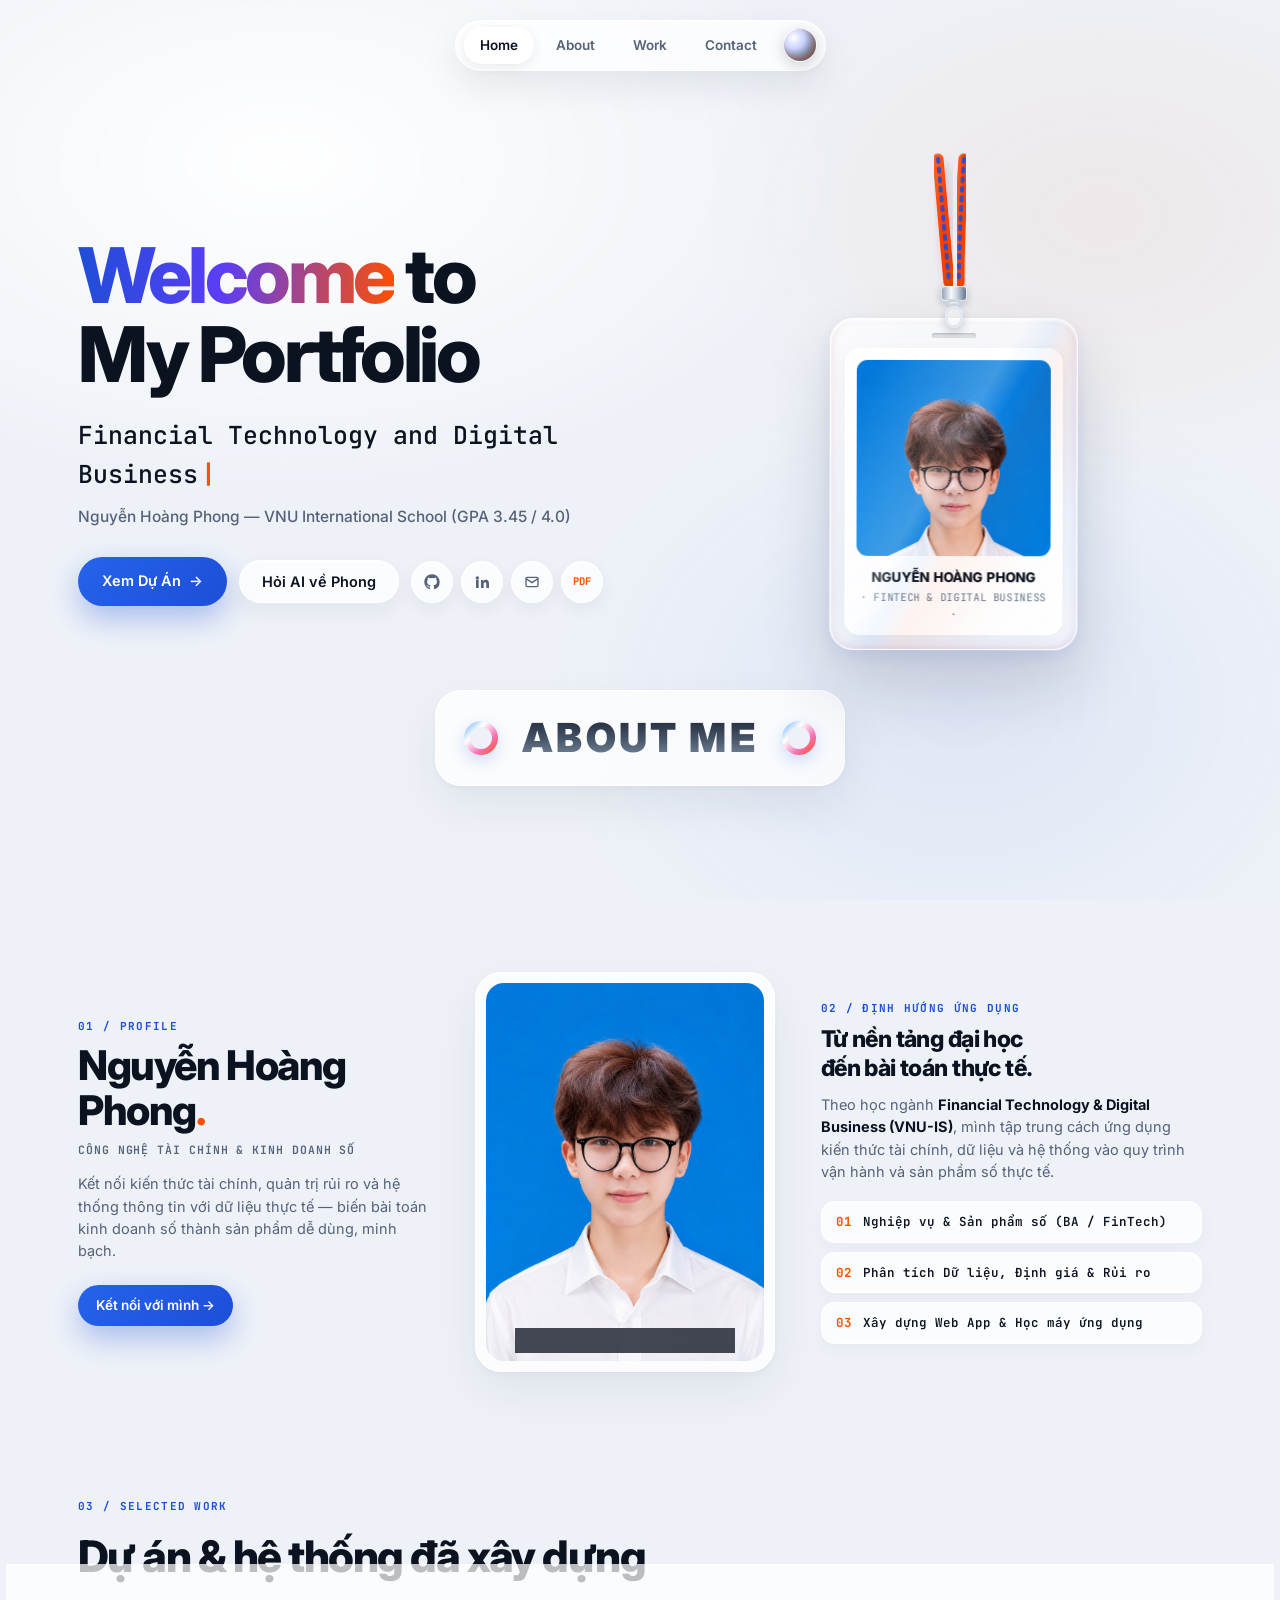
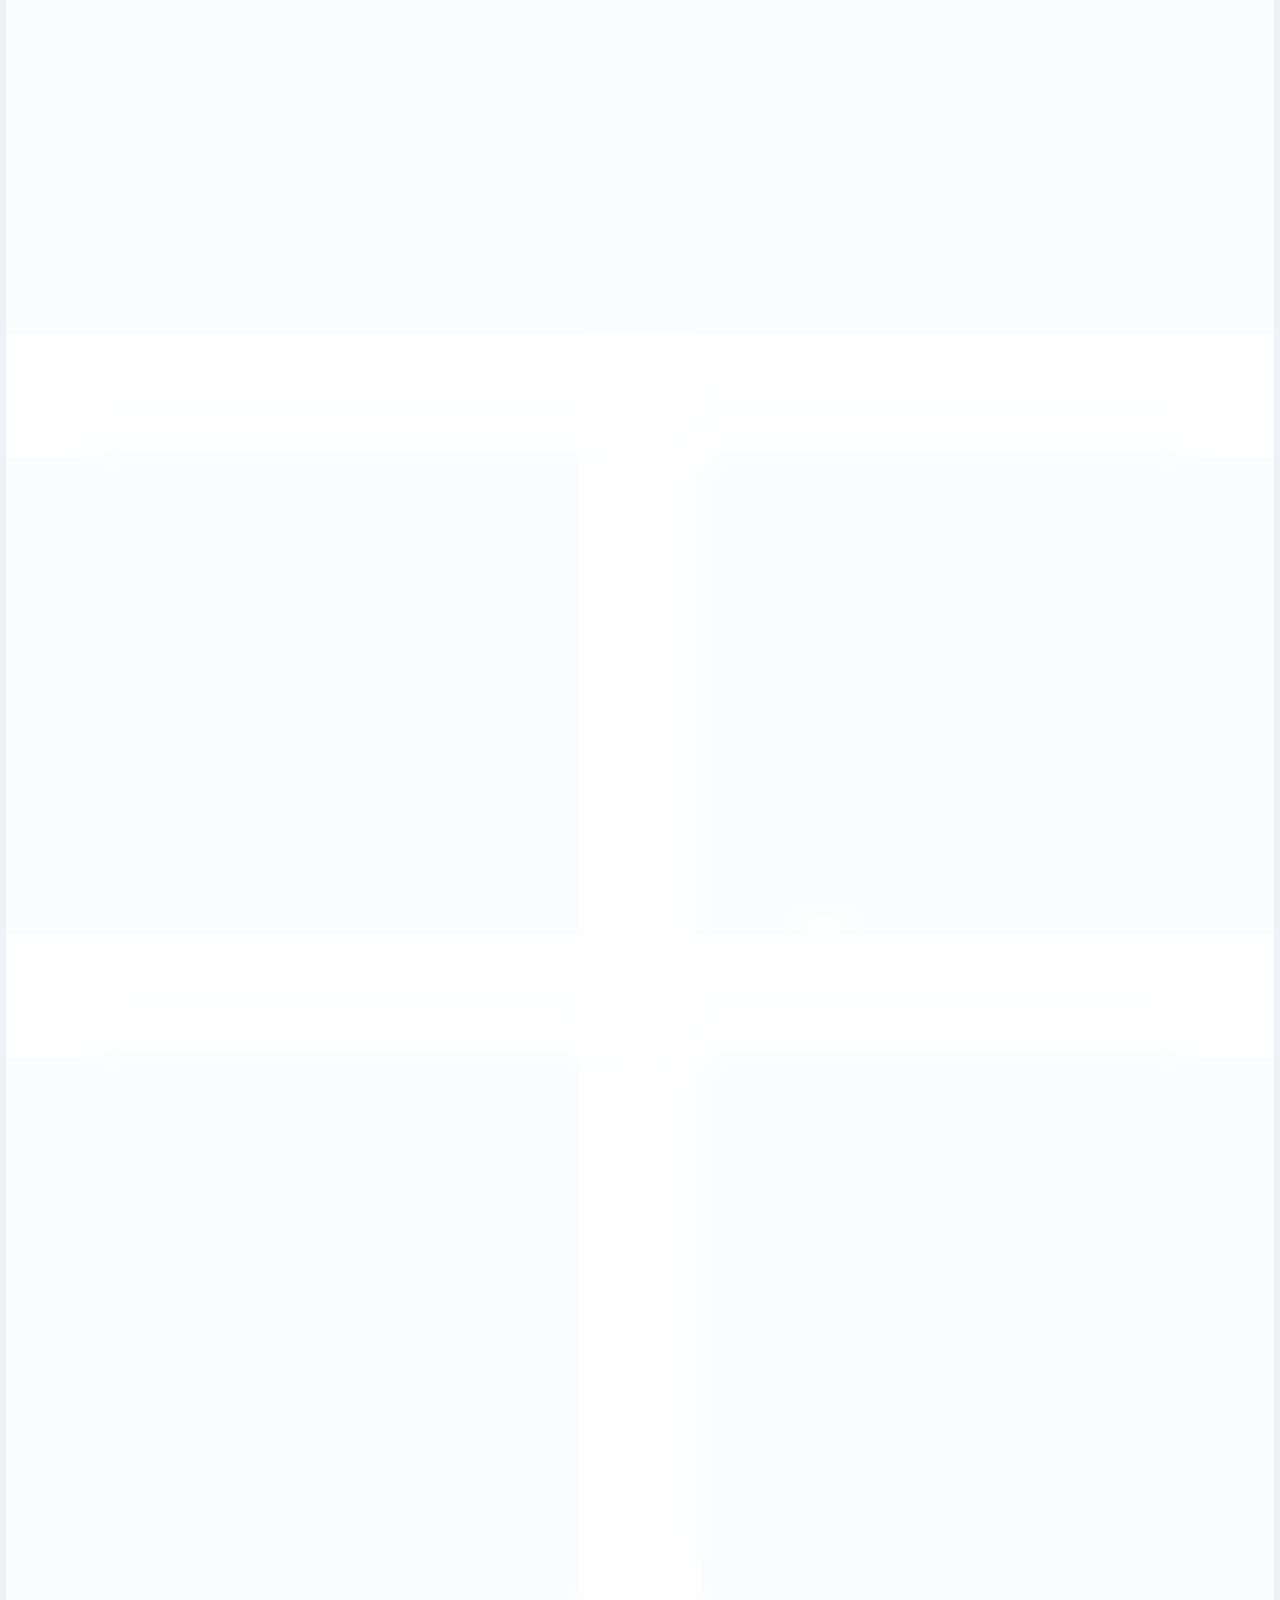
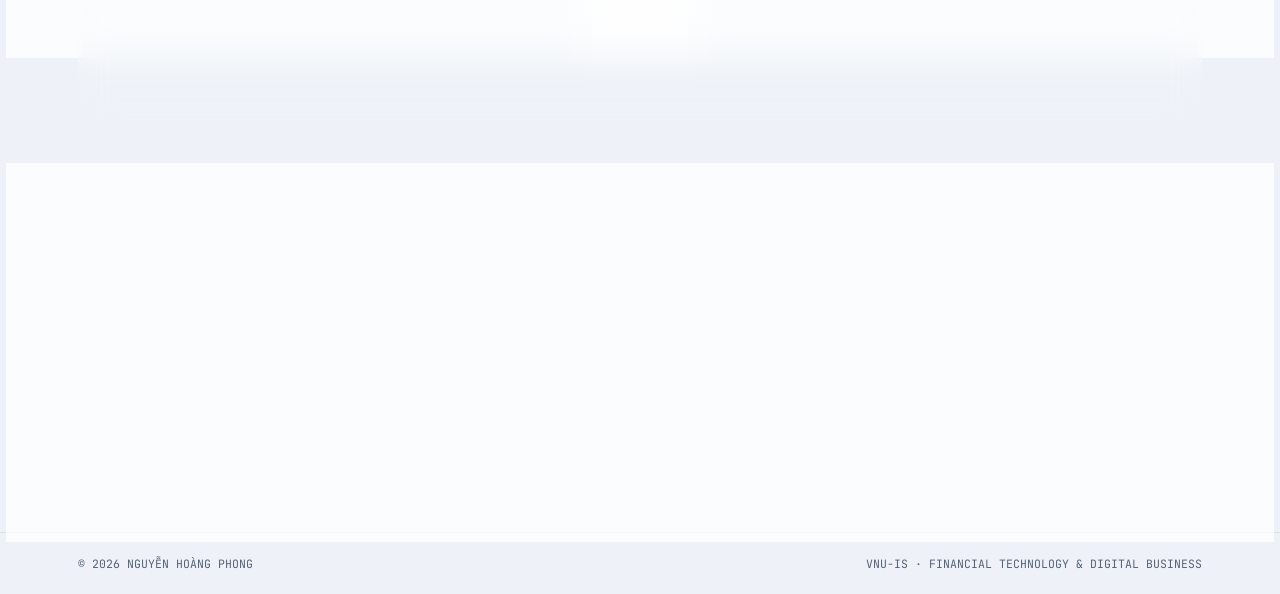
<file: index.html>
<!DOCTYPE html>
<html lang="vi" data-theme="light">
<head>
  <meta charset="UTF-8" />
  <meta name="viewport" content="width=device-width, initial-scale=1.0" />
  <title>Nguyễn Hoàng Phong | FinTech &amp; Digital Business Portfolio</title>
  <meta name="description" content="Nguyễn Hoàng Phong — Sinh viên Công nghệ Tài chính & Kinh doanh số (VNU-IS): FinTech, Phân tích dữ liệu, Hệ thống thông tin và Học máy ứng dụng." />
  <link rel="icon" type="image/svg+xml" href="data:image/svg+xml,%3Csvg xmlns='http://www.w3.org/2000/svg' viewBox='0 0 32 32'%3E%3Cdefs%3E%3ClinearGradient id='g' x1='0' y1='0' x2='1' y2='1'%3E%3Cstop offset='0%25' stop-color='%231d4ed8'/%3E%3Cstop offset='100%25' stop-color='%23ff4f00'/%3E%3C/linearGradient%3E%3C/defs%3E%3Crect width='32' height='32' rx='10' fill='url(%23g)'/%3E%3Ctext x='16' y='21' text-anchor='middle' fill='%23fff' font-family='sans-serif' font-weight='800' font-size='13'%3EHP%3C/text%3E%3C/svg%3E" />
  <link rel="preconnect" href="https://fonts.googleapis.com" />
  <link rel="preconnect" href="https://fonts.gstatic.com" crossorigin />
  <link href="https://fonts.googleapis.com/css2?family=Inter:wght@400;500;600;700;800;900&family=JetBrains+Mono:wght@400;500;600;700&display=swap" rel="stylesheet" />
  <link rel="stylesheet" href="styles.css?v=4" />
</head>
<body>
  <!-- Studio Lighting Backdrop -->
  <div class="studio-light" aria-hidden="true"></div>

  <!-- Crisp Minimalist Preloader (0% -> 100%) -->
  <div class="preloader" id="preloader" aria-hidden="true">
    <div class="pre-box">
      <div class="pre-label mono">NGUYỄN HOÀNG PHONG · PORTFOLIO</div>
      <div class="pre-pct mono" id="prePercent">0%</div>
      <div class="pre-bar"><div class="pre-fill" id="preFill"></div></div>
    </div>
  </div>

  <!-- Floating Centered Frosted Acrylic Pill Navbar -->
  <header class="nav-wrap">
    <nav class="acrylic-nav" aria-label="Điều hướng chính">
      <a href="#home" class="nav-item active" data-sec="home">Home</a>
      <a href="#about" class="nav-item" data-sec="about">About</a>
      <a href="#portfolio" class="nav-item" data-sec="portfolio">Work</a>
      <a href="#contact" class="nav-item" data-sec="contact">Contact</a>
      <button type="button" class="chrome-orb" id="themeToggle" title="Chuyển chế độ Sáng / Tối" aria-label="Đổi giao diện Sáng / Tối"></button>
    </nav>
  </header>

  <main>
    <!-- ============================================================ -->
    <!-- SECTION 1: HERO + TRANSLUCENT ACRYLIC 3D HANGING ID PASS     -->
    <!-- ============================================================ -->
    <section class="hero-sec" id="home">
      <div class="container hero-grid">
        <!-- Left Typography Column -->
        <div class="hero-left">
          <h1 class="hero-title">
            <span class="grad-welcome">Welcome</span> to<br />
            My Portfolio
          </h1>

          <div class="typewriter-row mono">
            <span id="typewriterText">Financial Technology and Digital Business</span><span class="solar-cursor">|</span>
          </div>

          <p class="hero-meta">
            Nguyễn Hoàng Phong — VNU International School (GPA 3.45 / 4.0)
          </p>

          <div class="hero-controls">
            <a href="#portfolio" class="pill-cobalt">
              <span>Xem Dự Án</span>
              <span>→</span>
            </a>
            <button type="button" class="pill-acrylic" id="openAiHero">
              Hỏi AI về Phong
            </button>

            <div class="icon-circles">
              <a href="https://github.com/phonghoang5800-droid" target="_blank" rel="noopener" class="circle-glass" title="GitHub" aria-label="GitHub">
                <svg width="16" height="16" viewBox="0 0 24 24" fill="currentColor"><path d="M12 .5C5.65.5.5 5.65.5 12c0 5.09 3.29 9.4 7.86 10.92.58.11.79-.25.79-.55 0-.27-.01-1.17-.02-2.12-3.2.7-3.87-1.36-3.87-1.36-.52-1.33-1.28-1.69-1.28-1.69-1.05-.72.08-.7.08-.7 1.16.08 1.77 1.19 1.77 1.19 1.03 1.76 2.7 1.25 3.36.96.1-.75.4-1.25.73-1.54-2.55-.29-5.24-1.28-5.24-5.69 0-1.26.45-2.28 1.19-3.09-.12-.29-.52-1.46.11-3.05 0 0 .97-.31 3.18 1.18a11.1 11.1 0 0 1 5.79 0c2.2-1.49 3.17-1.18 3.17-1.18.63 1.59.23 2.76.11 3.05.74.81 1.19 1.83 1.19 3.09 0 4.42-2.69 5.39-5.26 5.68.42.36.79 1.07.79 2.15 0 1.55-.01 2.8-.01 3.18 0 .31.21.67.8.55A11.51 11.51 0 0 0 23.5 12C23.5 5.65 18.35.5 12 .5z"/></svg>
              </a>
              <a href="https://www.linkedin.com/in/ho%C3%A0ng-nguy%E1%BB%85n-phong-247722411" target="_blank" rel="noopener" class="circle-glass" title="LinkedIn" aria-label="LinkedIn">
                <svg width="16" height="16" viewBox="0 0 24 24" fill="currentColor"><path d="M4.98 3.5a2.5 2.5 0 1 0 0 5 2.5 2.5 0 0 0 0-5zM3 9h4v12H3V9zm7 0h3.83v1.64h.05c.53-1.01 1.84-2.08 3.79-2.08 4.05 0 4.8 2.67 4.8 6.14V21h-4v-5.58c0-1.33-.02-3.04-1.85-3.04-1.86 0-2.14 1.45-2.14 2.95V21h-4V9z"/></svg>
              </a>
              <a href="mailto:phonghoang5800@gmail.com" class="circle-glass" title="Email" aria-label="Email">
                <svg width="16" height="16" viewBox="0 0 24 24" fill="none" stroke="currentColor" stroke-width="2"><rect x="3" y="5" width="18" height="14" rx="2"/><polyline points="3 7 12 13 21 7"/></svg>
              </a>
              <a href="assets/Portfolio%20Nguyen%20Hoang%20Phong.pdf" target="_blank" class="circle-glass pdf-chip mono" title="Visual Portfolio PDF (4 trang)">
                PDF
              </a>
            </div>
          </div>
        </div>

        <!-- Right: Photorealistic Translucent Acrylic 3D Hanging ID Pass -->
        <div class="hero-right">
          <div class="lanyard-stage" id="lanyardStage">
            <!-- Woven Solar Orange & Cobalt Paracord Lanyard -->
            <svg class="lanyard-svg" viewBox="0 0 460 560" preserveAspectRatio="none">
              <defs>
                <linearGradient id="paracordGrad" x1="0%" y1="0%" x2="100%" y2="100%">
                  <stop offset="0%" stop-color="#ff5a1f"/>
                  <stop offset="50%" stop-color="#ff3d00"/>
                  <stop offset="100%" stop-color="#ea4300"/>
                </linearGradient>
                <filter id="cordShadow" x="-30%" y="-10%" width="160%" height="130%">
                  <feDropShadow dx="4" dy="10" stdDeviation="6" flood-color="#0f172a" flood-opacity="0.16"/>
                </filter>
              </defs>
              <!-- Left braided cord -->
              <path id="cordL" d="M 218 -20 Q 223 70 227 148" fill="none" stroke="url(#paracordGrad)" stroke-width="11" stroke-linecap="round" filter="url(#cordShadow)"/>
              <path id="cordLStitch" d="M 218 -20 Q 223 70 227 148" fill="none" stroke="#1d4ed8" stroke-width="4" stroke-dasharray="4 7" stroke-linecap="round" opacity="0.88"/>
              <!-- Right braided cord -->
              <path id="cordR" d="M 244 -20 Q 239 70 235 148" fill="none" stroke="url(#paracordGrad)" stroke-width="11" stroke-linecap="round" filter="url(#cordShadow)"/>
              <path id="cordRStitch" d="M 244 -20 Q 239 70 235 148" fill="none" stroke="#1d4ed8" stroke-width="4" stroke-dasharray="4 7" stroke-linecap="round" opacity="0.88"/>
            </svg>

            <!-- Draggable & 180° Flippable Clear Acrylic Badge -->
            <div class="badge-wrap" id="badgeWrap" role="button" tabindex="0" aria-label="Kéo thả hoặc nhấp để lật thẻ ID Acrylic 3D">
              <!-- Liquid Chrome Metallic Carabiner Clasp -->
              <div class="chrome-hardware" aria-hidden="true">
                <div class="chrome-cuff"></div>
                <div class="chrome-ring"></div>
                <div class="chrome-hook"></div>
              </div>

              <div class="acrylic-3d" id="acrylic3d">
                <!-- FRONT: Clear Translucent Acrylic Shell -->
                <div class="acrylic-face acrylic-front">
                  <div class="acrylic-refraction" id="acrylicRefract"></div>
                  <div class="acrylic-slot"></div>

                  <div class="inner-card">
                    <div class="inner-photo">
                      <img src="assets/images/portrait.jpg" alt="Nguyễn Hoàng Phong" draggable="false" />
                    </div>
                    <div class="inner-meta">
                      <div class="inner-name">NGUYỄN HOÀNG PHONG</div>
                      <div class="inner-sub mono">· FINTECH &amp; DIGITAL BUSINESS ·</div>
                    </div>
                  </div>
                </div>

                <!-- BACK: Frosted Titanium Tech Specs (180° Flip) -->
                <div class="acrylic-face acrylic-back">
                  <div class="acrylic-slot"></div>
                  <div class="inner-card back-inner">
                    <div class="back-top mono">
                      <span>VNU-IS // FDB2023B</span>
                      <span class="dot-ok"></span>
                    </div>
                    <div class="skill-bars mono">
                      <div class="sb"><span>FINTECH · TÀI CHÍNH &amp; RỦI RO</span><i><b style="width:92%"></b></i></div>
                      <div class="sb"><span>DATA SCIENCE · HỌC MÁY</span><i><b style="width:88%"></b></i></div>
                      <div class="sb"><span>HỆ THỐNG THÔNG TIN · SQL</span><i><b style="width:90%"></b></i></div>
                      <div class="sb"><span>PHÂN TÍCH NGHIỆP VỤ · WEB</span><i><b style="width:89%"></b></i></div>
                    </div>
                    <div class="back-pill mono">VNU-IS · GPA 3.45 · APTIS B2</div>
                    <div class="back-code mono">GITHUB.COM/PHONGHOANG5800</div>
                  </div>
                </div>
              </div>
            </div>
          </div>
        </div>
      </div>

      <!-- Chrome-Split ABOUT ME Capsule Transition (Signature Mockup Element) -->
      <div class="container">
        <a href="#about" class="about-capsule" aria-label="Cuộn tới phần About Me">
          <span class="glass-torus t-left" aria-hidden="true"></span>
          <span class="chrome-about-text">ABOUT ME</span>
          <span class="glass-torus t-right" aria-hidden="true"></span>
        </a>
      </div>
    </section>

    <!-- ============================================================ -->
    <!-- SECTION 2: ABOUT ME (3-COLUMN + X-RAY CURSOR LENS)           -->
    <!-- ============================================================ -->
    <section class="about-sec" id="about">
      <div class="container">
        <div class="about-3col reveal">
          <!-- Left -->
          <div class="about-left">
            <div class="kicker mono">01 / PROFILE</div>
            <h2 class="about-name">Nguyễn Hoàng<br />Phong<span class="solar-dot">.</span></h2>
            <div class="about-role mono">CÔNG NGHỆ TÀI CHÍNH &amp; KINH DOANH SỐ</div>
            <p class="about-lead">
              Kết nối kiến thức tài chính, quản trị rủi ro và hệ thống thông tin với dữ liệu thực tế — biến bài toán kinh doanh số thành sản phẩm dễ dùng, minh bạch.
            </p>
            <a href="#contact" class="pill-cobalt pill-sm">Kết nối với mình →</a>
          </div>

          <!-- Center: Translucent Acrylic Portrait with Live X-Ray Cursor Lens -->
          <div class="about-center">
            <div class="xray-frame" id="xrayFrame" role="button" tabindex="0" title="Di chuột soi X-Ray hoặc nhấp để khóa">
              <img src="assets/images/portrait.jpg" alt="Chân dung Nguyễn Hoàng Phong" class="xf-photo" draggable="false" />

              <!-- Holographic Cobalt-Solar Blueprint Layer revealed under cursor lens -->
              <div class="xf-lens" id="xfLens" aria-hidden="true">
                <img src="assets/images/portrait.jpg" alt="" class="xf-wire" draggable="false" />
                <div class="xf-grid"></div>
                <div class="xf-visor"></div>
                <span class="xf-chip xc-1 mono">FINTECH · VNU-IS</span>
                <span class="xf-chip xc-2 mono">GPA 3.45 / 4.0</span>
                <span class="xf-chip xc-3 mono">DATA &amp; ML</span>
                <span class="xf-chip xc-4 mono">BLOCKCHAIN · RISK</span>
              </div>

              <div class="xf-pill mono" id="xfHint">Di chuột soi X-Ray · Nhấp để khóa</div>
            </div>
          </div>

          <!-- Right -->
          <div class="about-right">
            <div class="kicker mono">02 / ĐỊNH HƯỚNG ỨNG DỤNG</div>
            <h3 class="about-manifesto">Từ nền tảng đại học<br />đến bài toán thực tế.</h3>
            <p class="about-body">
              Theo học ngành <strong>Financial Technology &amp; Digital Business (VNU-IS)</strong>, mình tập trung cách ứng dụng kiến thức tài chính, dữ liệu và hệ thống vào quy trình vận hành và sản phẩm số thực tế.
            </p>
            <div class="pillar-cards mono">
              <div class="pc-row"><span>01</span> Nghiệp vụ &amp; Sản phẩm số (BA / FinTech)</div>
              <div class="pc-row"><span>02</span> Phân tích Dữ liệu, Định giá &amp; Rủi ro</div>
              <div class="pc-row"><span>03</span> Xây dựng Web App &amp; Học máy ứng dụng</div>
            </div>
          </div>
        </div>
      </div>
    </section>

    <!-- ============================================================ -->
    <!-- SECTION 3: 03 / SELECTED WORK (TOKYO ACRYLIC GALLERY)        -->
    <!-- ============================================================ -->
    <section class="work-sec" id="portfolio">
      <div class="container">
        <div class="sec-head reveal">
          <div class="kicker mono">03 / SELECTED WORK</div>
          <h2>Dự án &amp; hệ thống đã xây dựng</h2>
        </div>

        <div class="work-grid reveal">
          <!-- Row 1 Full-Width Flagship: SocialShield-VN 2.0 -->
          <article class="studio-card featured-wide">
            <div class="sc-media">
              <img src="assets/previews/socialshield-v2.png" alt="SocialShield-VN 2.0 Preview" loading="lazy" />
              <span class="sc-tag tag-solar mono">FINTECH SECURITY · RISK DETECTION</span>
            </div>
            <div class="sc-body">
              <div class="sc-meta mono">
                <span class="sc-code">RISK</span>
                <span>100% ACC · 0% FPR · 1.47ms p50</span>
              </div>
              <h3>SocialShield-VN 2.0 — Trợ lý Chống Lừa đảo Tài chính</h3>
              <p>Đồ án ứng dụng Học máy (22 luật rủi ro tiếng Việt), kiểm tra tên miền ngân hàng/ví điện tử và tra cứu kịch bản cảnh báo (Hybrid Retrieval + hỗ trợ kiểm tra ảnh) giúp người dùng nhận diện lừa đảo sớm.</p>
              <div class="sc-pills mono"><span>FinTech Risk</span><span>Machine Learning</span><span>FastAPI</span><span>Python</span></div>
              <div class="sc-links">
                <a href="https://github.com/phonghoang5800-droid/socialshield-vn-2" target="_blank" rel="noopener" class="pill-cobalt pill-xs">GitHub Repo ↗</a>
              </div>
            </div>
          </article>

          <!-- Row 2 Left: IFRS-ESG (ICECH 2026 belongs HERE!) -->
          <article class="studio-card">
            <div class="sc-media">
              <img src="assets/previews/ifrs-esg-cover.jpg" alt="IFRS-ESG Disclosure Intelligence Preview" loading="lazy" />
              <span class="sc-tag tag-cobalt mono">ICECH 2026 · RESEARCH</span>
            </div>
            <div class="sc-body">
              <div class="sc-meta mono">
                <span class="sc-code">ESG</span>
                <span>PUBLISHED CO-AUTHOR · NLP</span>
              </div>
              <h3>IFRS-ESG Disclosure Intelligence</h3>
              <p>Pipeline NLP hỗ trợ bài báo quốc tế ICECH 2026: truy xuất 4 chiều (BM25 + Sentence Transformers) đánh giá tuân thủ IFRS S1/S2 và phát hiện mâu thuẫn greenwashing.</p>
              <div class="sc-pills mono"><span>ICECH 2026</span><span>BM25</span><span>Sentence Transformers</span><span>Python</span></div>
              <div class="sc-links">
                <a href="https://github.com/phonghoang5800-droid/IFRS-ESG-Disclosure-Intelligence" target="_blank" rel="noopener" class="pill-cobalt pill-xs">GitHub Repo ↗</a>
              </div>
            </div>
          </article>

          <!-- Row 2 Right: InterBank VerifyChain -->
          <article class="studio-card">
            <div class="sc-media">
              <img src="assets/images/interbank-ui.png" alt="InterBank VerifyChain Preview" loading="lazy" />
              <span class="sc-tag tag-emerald mono">LIVE DEMO</span>
            </div>
            <div class="sc-body">
              <div class="sc-meta mono">
                <span class="sc-code">PAY</span>
                <span>WEB CRYPTO · 19 QA TESTS</span>
              </div>
              <h3>InterBank VerifyChain</h3>
              <p>Mô phỏng xác thực giao dịch liên ngân hàng bằng Web Crypto OTP, SHA-256, chữ ký số RSA và sổ cái kiểm toán minh bạch theo thời gian thực.</p>
              <div class="sc-pills mono"><span>FinTech</span><span>Cryptography</span><span>Interactive Web</span></div>
              <div class="sc-links">
                <a href="https://phonghoang5800-droid.github.io/InterBank-VerifyChain-Secure-Transaction-Simulation/" target="_blank" rel="noopener" class="pill-cobalt pill-xs">Live Demo ↗</a>
                <a href="https://github.com/phonghoang5800-droid/InterBank-VerifyChain-Secure-Transaction-Simulation" target="_blank" rel="noopener" class="pill-acrylic pill-xs">GitHub</a>
              </div>
            </div>
          </article>

          <!-- Row 3 Left: Hanoi Homes (Dedicated!) -->
          <article class="studio-card">
            <div class="sc-media">
              <img src="assets/previews/hanoi-homes-real.png" alt="Hanoi Homes Real Web UI" loading="lazy" />
              <span class="sc-tag tag-solar mono">EXPLAINABLE ML</span>
            </div>
            <div class="sc-body">
              <div class="sc-meta mono">
                <span class="sc-code">ML</span>
                <span>MAPE 14.57% · 463/463 TESTS</span>
              </div>
              <h3>Hanoi Homes — Định giá BĐS Giải thích được</h3>
              <p>Hệ thống ước tính giá chung cư Hà Nội (846 bản ghi sạch từ 262 dự án) kết hợp CatBoost, biểu đồ giải thích SHAP Waterfall, R Shiny và SQLite.</p>
              <div class="sc-pills mono"><span>CatBoost</span><span>SHAP</span><span>R Shiny</span><span>SQLite</span></div>
              <div class="sc-links">
                <a href="https://github.com/phonghoang5800-droid/hanoi-home" target="_blank" rel="noopener" class="pill-cobalt pill-xs">GitHub Repo ↗</a>
              </div>
            </div>
          </article>

          <!-- Row 3 Right: RideLink Chain (Dedicated!) -->
          <article class="studio-card">
            <div class="sc-media">
              <img src="assets/previews/ridelink-real.png" alt="RideLink Chain Real Web UI" loading="lazy" />
              <span class="sc-tag tag-indigo mono">SMART ESCROW</span>
            </div>
            <div class="sc-body">
              <div class="sc-meta mono">
                <span class="sc-code">WEB3</span>
                <span>SOLIDITY 0.8.20 · HARDHAT</span>
              </div>
              <h3>RideLink Chain — Đặt xe &amp; Ký quỹ Thông minh</h3>
              <p>Nền tảng gọi xe phi tập trung tích hợp hợp đồng ký quỹ Solidity 0.8.20, xác thực chuyến đi bằng mã QR, chia thanh toán tự động và chuỗi băm kiểm toán.</p>
              <div class="sc-pills mono"><span>Solidity</span><span>Node.js</span><span>Hardhat</span><span>Smart Escrow</span></div>
              <div class="sc-links">
                <a href="https://github.com/phonghoang5800-droid/ridelink-chain" target="_blank" rel="noopener" class="pill-cobalt pill-xs">GitHub Repo ↗</a>
              </div>
            </div>
          </article>
        </div>

        <!-- Compact Visual Portfolio PDF Acrylic Strip -->
        <div class="pdf-capsule reveal">
          <div class="pdf-copy">
            <span class="kicker mono">VISUAL PORTFOLIO · 4 TRANG A4</span>
            <h3>Bản Portfolio PDF in ấn sắc nét</h3>
            <p>Ngắn gọn, đọc nhanh trong 30 giây — đầy đủ 5 dự án thật và kết quả kiểm chứng.</p>
          </div>
          <div class="pdf-thumbs">
            <img src="assets/previews/portfolio-1.png?v=5" alt="Trang 1" loading="lazy" />
            <img src="assets/previews/portfolio-2.png?v=5" alt="Trang 2" loading="lazy" />
            <img src="assets/previews/portfolio-3.png?v=5" alt="Trang 3" loading="lazy" />
            <img src="assets/previews/portfolio-4.png?v=6" alt="Trang 4" loading="lazy" />
          </div>
          <a href="assets/Portfolio%20Nguyen%20Hoang%20Phong.pdf" target="_blank" class="pill-cobalt">Mở PDF ↗</a>
        </div>
      </div>
    </section>

    <!-- ============================================================ -->
    <!-- SECTION 4: CONTACT                                           -->
    <!-- ============================================================ -->
    <section class="contact-sec" id="contact">
      <div class="container">
        <div class="contact-capsule reveal">
          <div>
            <div class="kicker mono">04 / CONTACT</div>
            <h2>Kết nối &amp; đồng hành cùng mình</h2>
            <p class="contact-sub">Sẵn sàng thực tập / làm việc cho các vị trí <strong>FinTech, Business Analysis &amp; Data Analytics</strong> tại Hà Nội.</p>
            <div class="contact-links mono">
              <a href="mailto:phonghoang5800@gmail.com">phonghoang5800@gmail.com</a>
              <span>·</span>
              <a href="https://github.com/phonghoang5800-droid" target="_blank" rel="noopener">github.com/phonghoang5800-droid</a>
              <span>·</span>
              <a href="https://www.linkedin.com/in/ho%C3%A0ng-nguy%E1%BB%85n-phong-247722411" target="_blank" rel="noopener">LinkedIn ↗</a>
            </div>
          </div>
          <a href="mailto:phonghoang5800@gmail.com?subject=Connect%20with%20Nguyen%20Hoang%20Phong" class="pill-cobalt">
            Gửi Email Ngay →
          </a>
        </div>
      </div>
    </section>
  </main>

  <!-- Sleek Frosted Acrylic Recruiter AI Copilot Drawer -->
  <div class="ai-drawer hidden" id="aiDrawer" role="dialog" aria-label="Hỏi AI về Nguyễn Hoàng Phong">
    <div class="ai-head">
      <div>
        <div class="mono ai-title">PHONG.AI · RECRUITER COPILOT</div>
        <div class="ai-sub">Trả lời tức thì dựa trên hồ sơ thật</div>
      </div>
      <button type="button" class="ai-close" id="aiClose" aria-label="Đóng">×</button>
    </div>
    <div class="ai-msgs" id="aiMessages">
      <div class="ai-m bot">Chào bạn! Chọn nhanh 1 câu hỏi bên dưới để xem nền tảng chuyên ngành <strong>Công nghệ Tài chính &amp; Kinh doanh số (VNU-IS)</strong> và các dự án thực tế của <strong>Hoàng Phong</strong>.</div>
    </div>
    <div class="ai-qs" id="aiQuickQs">
      <button type="button" data-q="major">Phong học chuyên ngành &amp; môn gì?</button>
      <button type="button" data-q="project">Các dự án tiêu biểu của Phong?</button>
      <button type="button" data-q="stats">GPA, chứng chỉ &amp; nghiên cứu?</button>
      <button type="button" data-q="contact">Liên hệ phỏng vấn?</button>
    </div>
  </div>

  <footer class="site-footer">
    <div class="container footer-row mono">
      <span>© 2026 NGUYỄN HOÀNG PHONG</span>
      <span>VNU-IS · FINANCIAL TECHNOLOGY &amp; DIGITAL BUSINESS</span>
    </div>
  </footer>

  <script src="app.js?v=3"></script>
</body>
</html>
</file>
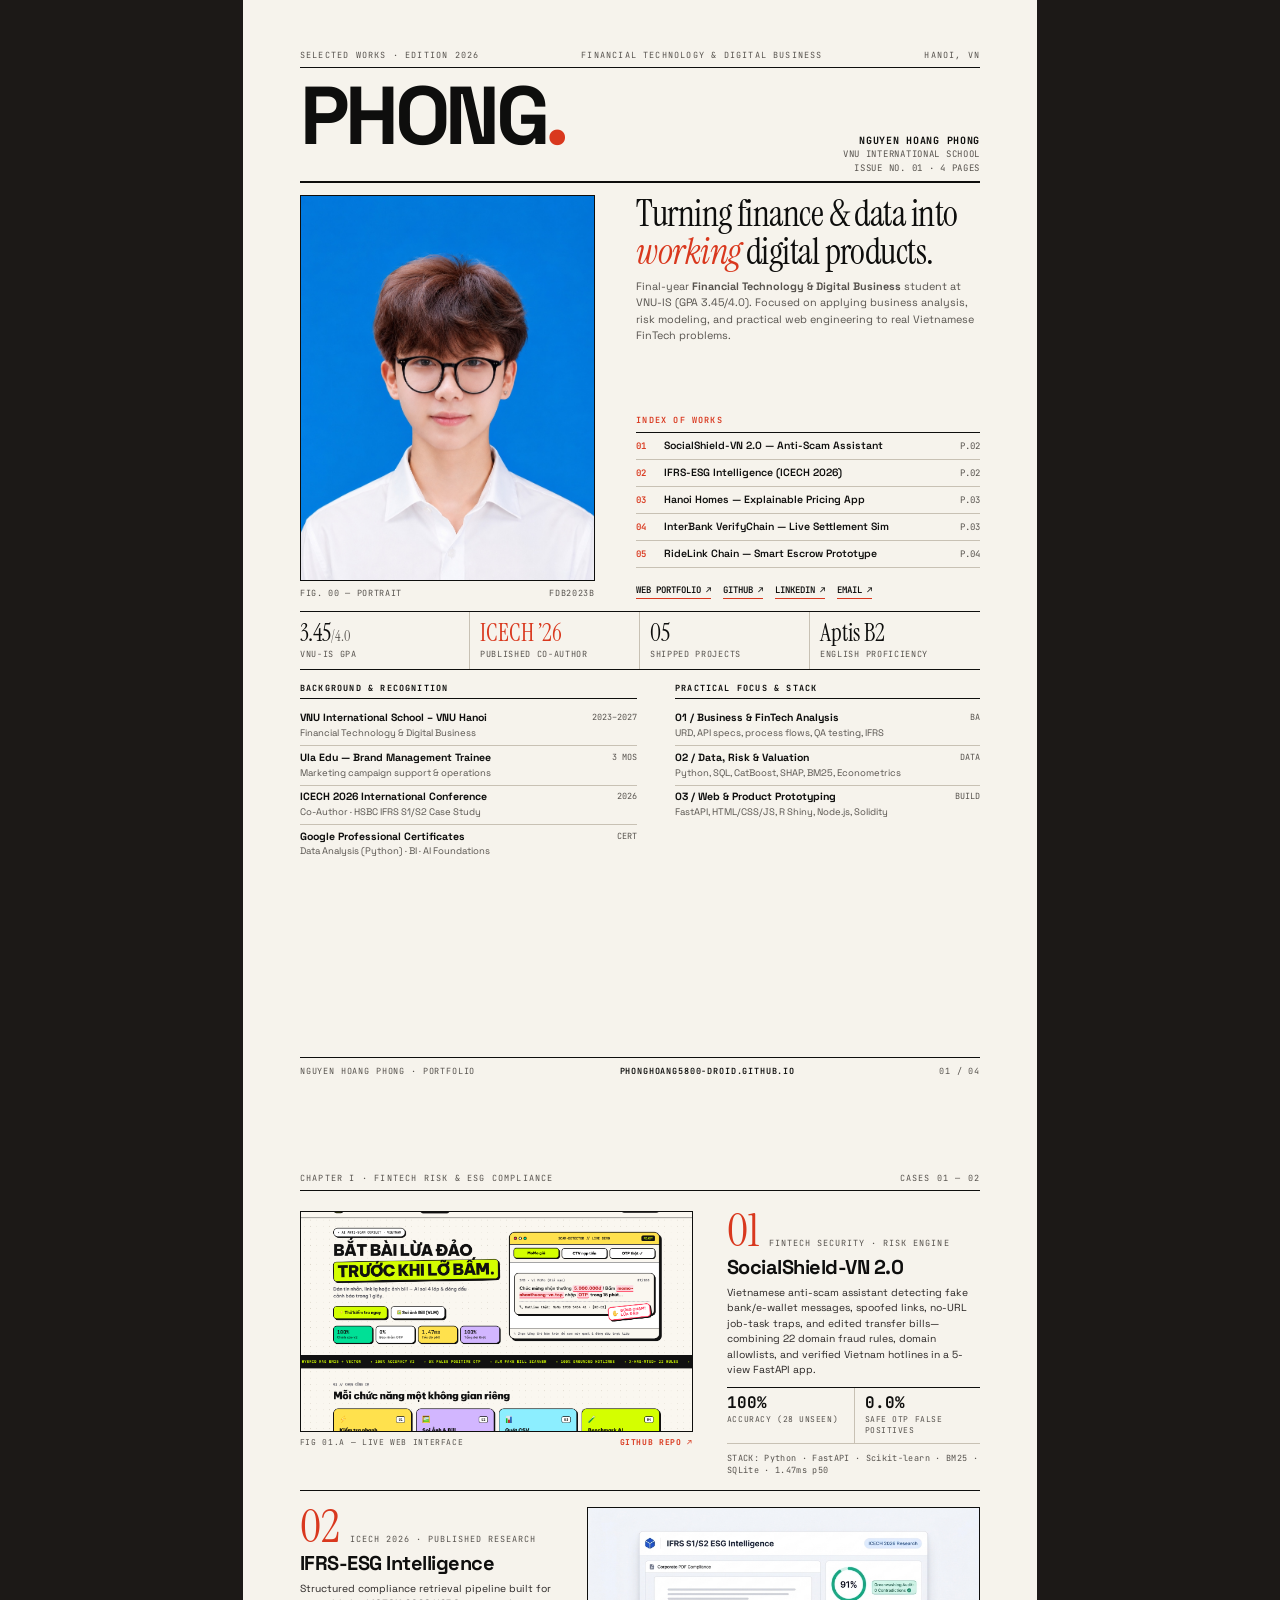
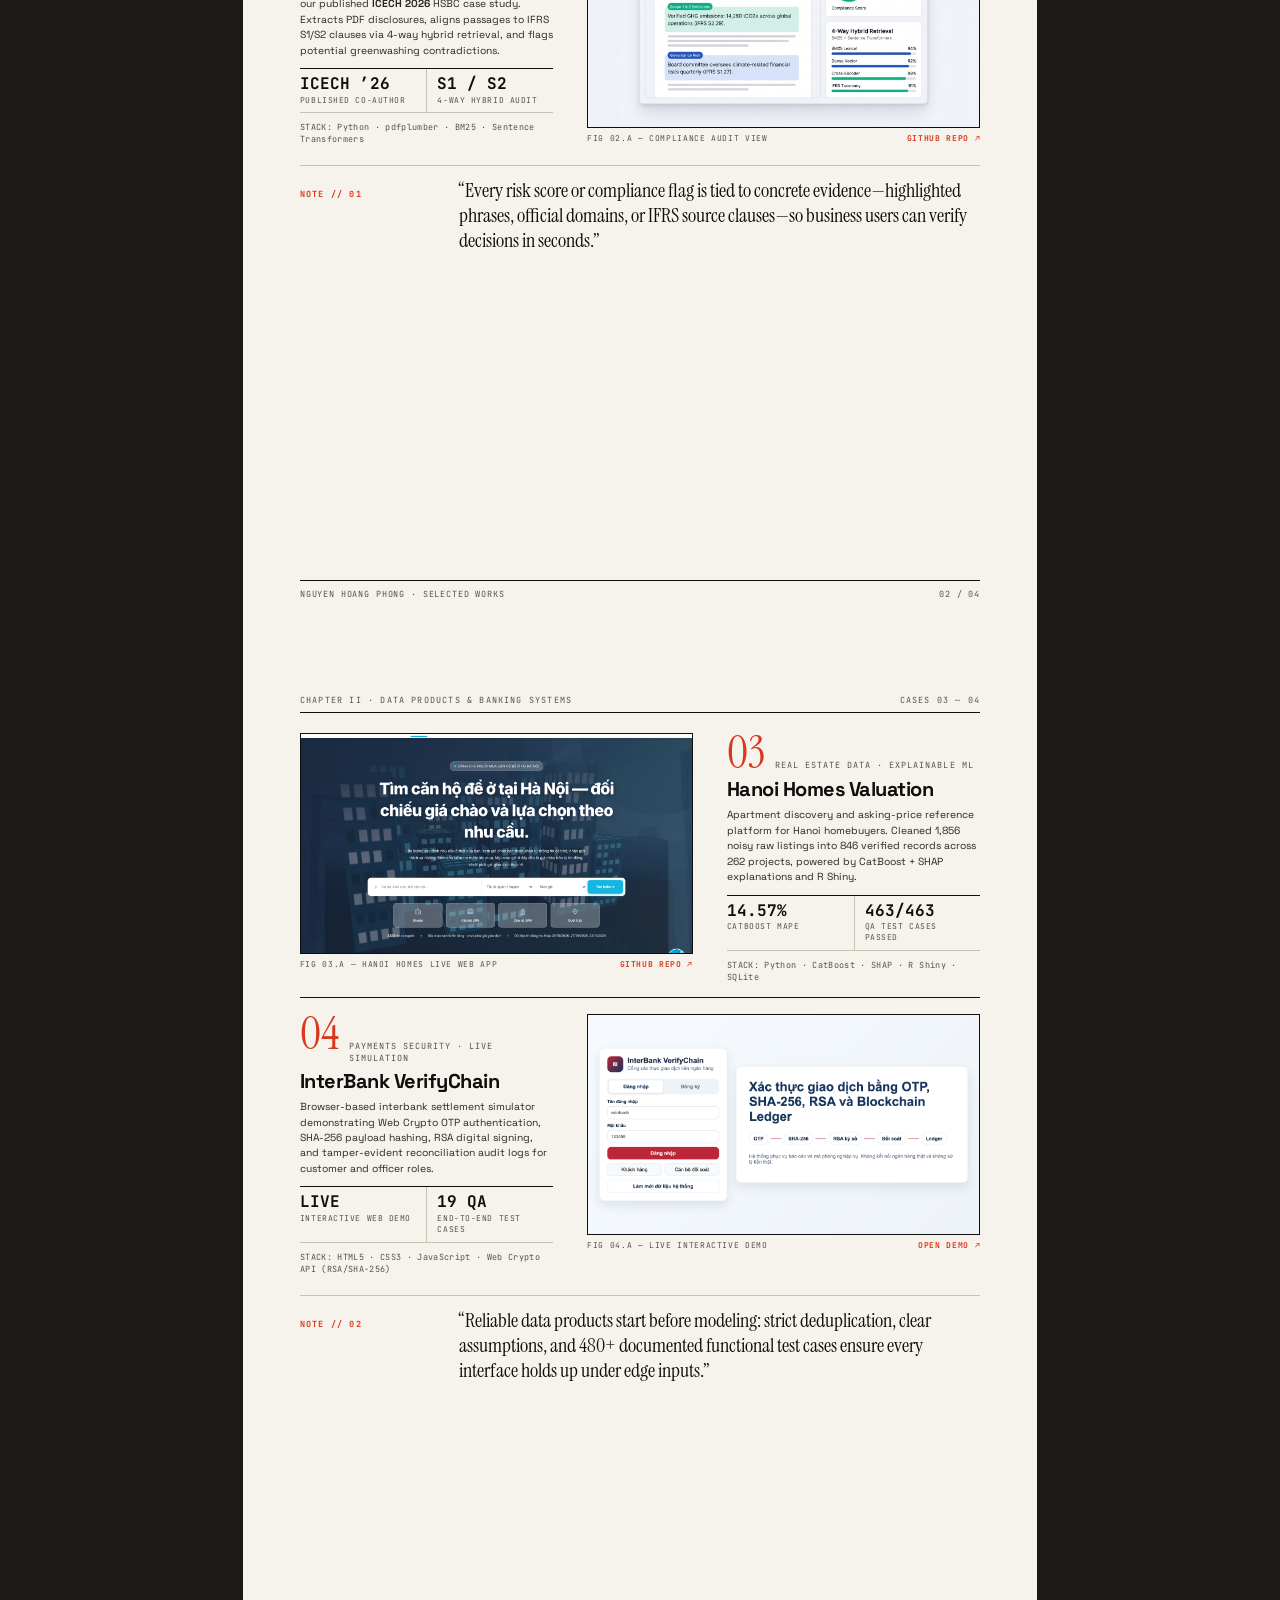
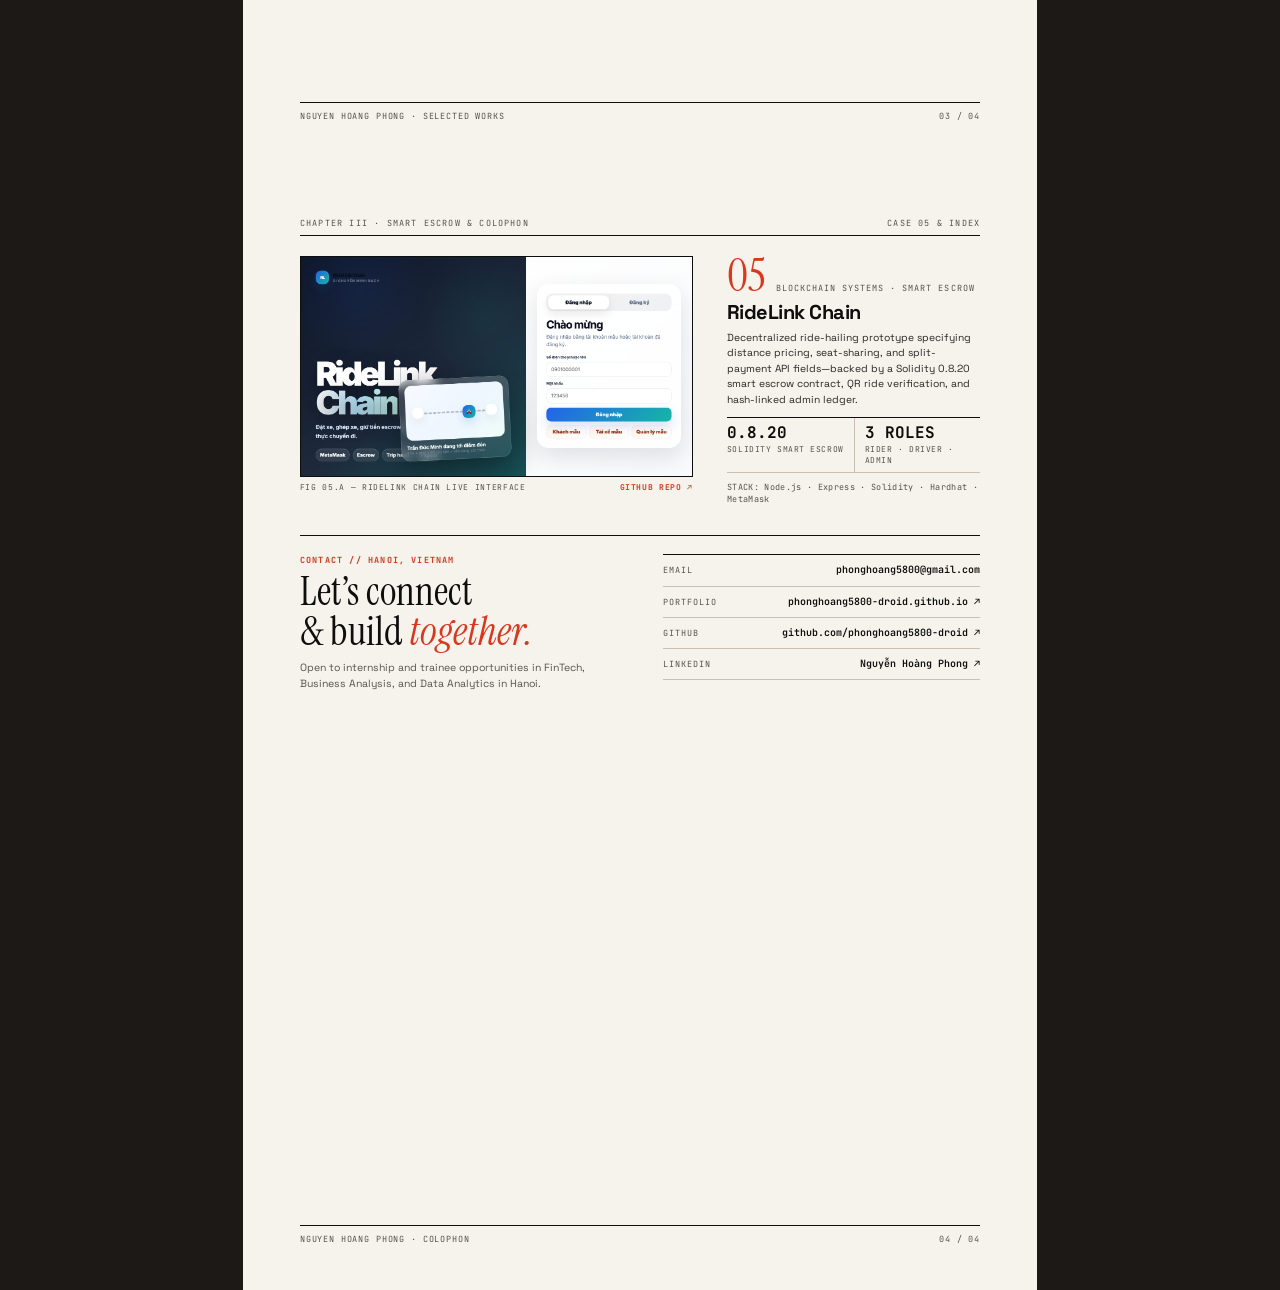
<file: portfolio-pdf.html>
<!DOCTYPE html>
<html lang="en">
<head>
  <meta charset="UTF-8" />
  <title>PHONG. — Selected Works Portfolio (Issue 01 · 2026)</title>
  <link rel="preconnect" href="https://fonts.googleapis.com" />
  <link rel="preconnect" href="https://fonts.gstatic.com" crossorigin />
  <link href="https://fonts.googleapis.com/css2?family=Instrument+Serif:ital@0;1&family=Space+Grotesk:wght@400;500;600;700&family=JetBrains+Mono:wght@400;500;600&display=swap" rel="stylesheet" />
  <style>
    @page {
      size: A4 portrait;
      margin: 0;
    }

    :root {
      --paper: #f6f3ec;
      --paper-deep: #ece7dc;
      --ink: #0e0e0d;
      --muted: #57534e;
      --rule: #c8c1b4;
      --rule-dark: #0e0e0d;
      --vermilion: #d9381e;
      --cobalt: #1d4ed8;
    }

    * { box-sizing: border-box; -webkit-print-color-adjust: exact; print-color-adjust: exact; }

    body {
      margin: 0;
      background: #1c1917;
      color: var(--ink);
      font-family: "Space Grotesk", -apple-system, sans-serif;
      line-height: 1.42;
    }

    .serif { font-family: "Instrument Serif", Georgia, serif; }
    .mono { font-family: "JetBrains Mono", ui-monospace, monospace; }

    .page {
      width: 210mm;
      height: 297mm;
      background: var(--paper);
      margin: 0 auto;
      padding: 13mm 15mm 12mm;
      position: relative;
      display: flex;
      flex-direction: column;
      page-break-after: always;
      overflow: hidden;
    }

    .page:last-child { page-break-after: auto; }

    /* Architectural running header & footer */
    .run-head {
      display: flex;
      justify-content: space-between;
      align-items: center;
      font-size: 8.5px;
      letter-spacing: 0.14em;
      text-transform: uppercase;
      color: var(--muted);
      padding-bottom: 6px;
      border-bottom: 1px solid var(--rule-dark);
      margin-bottom: 10px;
    }

    .run-foot {
      margin-top: auto;
      padding-top: 7px;
      border-top: 1px solid var(--rule-dark);
      display: flex;
      justify-content: space-between;
      align-items: center;
      font-size: 8.5px;
      letter-spacing: 0.1em;
      color: var(--muted);
    }

    .run-foot a { color: var(--ink); text-decoration: none; font-weight: 600; }

    /* ===================================================== */
    /* PAGE 1: ICONIC EDITORIAL MAGAZINE COVER               */
    /* ===================================================== */
    .masthead {
      display: flex;
      justify-content: space-between;
      align-items: baseline;
      border-bottom: 2px solid var(--rule-dark);
      padding: 2px 0 6px;
      margin-bottom: 12px;
    }

    .masthead-word {
      margin: 0;
      font-size: 82px;
      font-weight: 700;
      letter-spacing: -0.055em;
      line-height: 0.88;
      color: var(--ink);
    }

    .masthead-word span { color: var(--vermilion); }

    .masthead-meta {
      text-align: right;
      font-size: 9px;
      line-height: 1.5;
      letter-spacing: 0.08em;
      color: var(--muted);
    }

    .masthead-meta strong { color: var(--ink); display: block; font-size: 10px; }

    .cover-grid {
      display: grid;
      grid-template-columns: 78mm 1fr;
      gap: 11mm;
      align-items: stretch;
      margin-bottom: 12px;
    }

    .cover-photo-col {
      display: flex;
      flex-direction: column;
    }

    .photo-frame {
      width: 100%;
      height: 102mm;
      border: 1.5px solid var(--rule-dark);
      overflow: hidden;
      background: var(--paper-deep);
    }

    .photo-frame img {
      width: 100%;
      height: 100%;
      object-fit: cover;
      object-position: center top;
      display: block;
    }

    .photo-caption {
      display: flex;
      justify-content: space-between;
      padding: 6px 0 0;
      font-size: 8.5px;
      letter-spacing: 0.08em;
      color: var(--muted);
    }

    .cover-editorial-col {
      display: flex;
      flex-direction: column;
      justify-content: space-between;
    }

    .cover-statement {
      margin: 0 0 8px;
      font-size: 36px;
      font-weight: 400;
      line-height: 1.04;
      letter-spacing: -0.015em;
      color: var(--ink);
    }

    .cover-statement em {
      color: var(--vermilion);
      font-style: italic;
    }

    .cover-sub {
      margin: 0 0 12px;
      font-size: 10.8px;
      color: var(--muted);
      line-height: 1.52;
    }

    /* Editorial Table of Contents */
    .toc-title {
      font-size: 8.5px;
      letter-spacing: 0.14em;
      text-transform: uppercase;
      color: var(--vermilion);
      font-weight: 600;
      margin-bottom: 6px;
    }

    .toc-list {
      border-top: 1px solid var(--rule-dark);
      margin-bottom: 10px;
    }

    .toc-row {
      display: grid;
      grid-template-columns: 20px 1fr auto;
      gap: 8px;
      align-items: baseline;
      padding: 5.5px 0;
      border-bottom: 1px solid var(--rule);
      font-size: 10.5px;
    }

    .toc-num { color: var(--vermilion); font-size: 9px; font-weight: 600; }
    .toc-name { font-weight: 600; color: var(--ink); }
    .toc-pg { font-size: 9px; color: var(--muted); }

    /* Key Figures Strip — pure typographic rules, zero boxes */
    .figures-strip {
      display: grid;
      grid-template-columns: repeat(4, 1fr);
      border-top: 1.5px solid var(--rule-dark);
      border-bottom: 1.5px solid var(--rule-dark);
      margin-bottom: 12px;
    }

    .fig-cell {
      padding: 9px 10px 9px 0;
      border-right: 1px solid var(--rule);
      padding-left: 10px;
    }
    .fig-cell:first-child { padding-left: 0; }
    .fig-cell:last-child { border-right: none; }

    .fig-val {
      font-size: 24px;
      line-height: 1;
      color: var(--ink);
      margin-bottom: 3px;
    }
    .fig-val.accent { color: var(--vermilion); }
    .fig-lbl { font-size: 8.5px; letter-spacing: 0.08em; text-transform: uppercase; color: var(--muted); }

    /* Bottom Profile Ledger (2 columns separated by hairline) */
    .ledger-grid {
      display: grid;
      grid-template-columns: 1.05fr 0.95fr;
      gap: 10mm;
    }

    .ledger-sec-head {
      font-size: 8.5px;
      letter-spacing: 0.14em;
      text-transform: uppercase;
      color: var(--ink);
      font-weight: 700;
      border-bottom: 1px solid var(--rule-dark);
      padding-bottom: 4px;
      margin: 0 0 8px;
    }

    .ledger-row {
      display: flex;
      justify-content: space-between;
      gap: 8px;
      padding: 4.5px 0;
      border-bottom: 1px solid var(--rule);
      font-size: 10px;
    }
    .ledger-row:last-child { border-bottom: none; }
    .lr-main strong { display: block; font-size: 10.5px; color: var(--ink); }
    .lr-main span { font-size: 9.5px; color: var(--muted); }
    .lr-date { font-size: 8.5px; color: var(--muted); white-space: nowrap; }

    .inline-links {
      display: flex;
      gap: 12px;
      flex-wrap: wrap;
      font-size: 9px;
      padding-top: 6px;
    }
    .inline-links a {
      color: var(--ink);
      text-decoration: none;
      border-bottom: 1px solid var(--vermilion);
      padding-bottom: 1px;
      font-weight: 600;
    }

    /* ===================================================== */
    /* PAGES 2, 3, 4: ASYMMETRIC MAGAZINE CASE SPREADS       */
    /* ===================================================== */
    .case-spread {
      display: grid;
      grid-template-columns: 104mm 1fr;
      gap: 9mm;
      align-items: start;
      padding: 10px 0 14px;
      border-bottom: 1.5px solid var(--rule-dark);
    }

    .case-spread.flip {
      grid-template-columns: 1fr 104mm;
    }

    .case-spread.no-border {
      border-bottom: none;
      padding-bottom: 8px;
    }

    .figure-wrap {
      display: flex;
      flex-direction: column;
    }

    .art-frame {
      width: 100%;
      aspect-ratio: 16 / 9;
      border: 1.5px solid var(--rule-dark);
      background: #ffffff;
      overflow: hidden;
    }

    .art-frame img {
      width: 100%;
      height: 100%;
      object-fit: cover;
      object-position: center;
      display: block;
    }

    .art-cap {
      display: flex;
      justify-content: space-between;
      align-items: center;
      padding-top: 5px;
      font-size: 8px;
      letter-spacing: 0.08em;
      color: var(--muted);
    }

    .art-cap a {
      color: var(--vermilion);
      text-decoration: none;
      font-weight: 700;
    }

    .case-copy {
      display: flex;
      flex-direction: column;
    }

    .case-top-line {
      display: flex;
      align-items: baseline;
      gap: 10px;
      margin-bottom: 4px;
    }

    .big-idx {
      font-size: 46px;
      line-height: 0.85;
      color: var(--vermilion);
    }

    .case-kicker {
      font-size: 8.5px;
      letter-spacing: 0.12em;
      text-transform: uppercase;
      color: var(--muted);
    }

    .case-title {
      margin: 2px 0 6px;
      font-size: 20px;
      font-weight: 700;
      letter-spacing: -0.025em;
      line-height: 1.15;
    }

    .case-lead {
      margin: 0 0 10px;
      font-size: 10.3px;
      color: #292524;
      line-height: 1.5;
    }

    .case-metrics {
      display: grid;
      grid-template-columns: repeat(2, 1fr);
      border-top: 1px solid var(--rule-dark);
      border-bottom: 1px solid var(--rule);
      margin-bottom: 8px;
    }

    .cm-item {
      padding: 6px 8px 6px 0;
    }
    .cm-item:nth-child(even) {
      padding-left: 10px;
      border-left: 1px solid var(--rule);
    }
    .cm-num { font-size: 16px; font-weight: 700; color: var(--ink); line-height: 1.1; }
    .cm-lbl { font-size: 8px; letter-spacing: 0.07em; text-transform: uppercase; color: var(--muted); margin-top: 2px; }

    .case-stack {
      font-size: 8.5px;
      color: var(--muted);
      letter-spacing: 0.04em;
    }

    /* Editorial Pull-Quote Divider Band */
    .editorial-note {
      margin-top: 12px;
      padding: 12px 0;
      border-top: 1px solid var(--rule);
      display: grid;
      grid-template-columns: 34mm 1fr;
      gap: 8mm;
      align-items: baseline;
    }

    .en-tag {
      font-size: 8.5px;
      letter-spacing: 0.14em;
      color: var(--vermilion);
      font-weight: 700;
    }

    .en-quote {
      margin: 0;
      font-size: 20px;
      line-height: 1.25;
      color: var(--ink);
    }

    /* ===================================================== */
    /* PAGE 4: CLEAN ARCHIVAL CREAM CONTACT & COLOPHON       */
    /* ===================================================== */
    .contact-editorial {
      margin-top: 22px;
      padding-top: 18px;
      border-top: 1.5px solid var(--rule-dark);
      display: grid;
      grid-template-columns: 1fr 1fr;
      gap: 12mm;
      align-items: start;
    }

    .ce-title {
      margin: 4px 0 8px;
      font-size: 40px;
      font-weight: 400;
      line-height: 1.02;
      color: var(--ink);
    }

    .ce-title em { color: var(--vermilion); font-style: italic; }
    .ce-note { margin: 0; font-size: 10.5px; color: var(--muted); line-height: 1.55; max-width: 78mm; }

    .ce-ledger {
      border-top: 1px solid var(--rule-dark);
    }

    .ce-row {
      display: flex;
      justify-content: space-between;
      align-items: baseline;
      padding: 8px 0;
      border-bottom: 1px solid var(--rule);
      font-size: 10px;
    }

    .ce-k { font-size: 8.5px; letter-spacing: 0.12em; color: var(--muted); text-transform: uppercase; }
    .ce-v { color: var(--ink); text-decoration: none; font-weight: 600; }
    .ce-v:hover { color: var(--vermilion); }
  </style>
</head>
<body>

  <!-- ========================================================= -->
  <!-- PAGE 1: MAGAZINE COVER & EXECUTIVE INDEX                  -->
  <!-- ========================================================= -->
  <section class="page">
    <div class="run-head mono">
      <span>SELECTED WORKS · EDITION 2026</span>
      <span>FINANCIAL TECHNOLOGY &amp; DIGITAL BUSINESS</span>
      <span>HANOI, VN</span>
    </div>

    <div class="masthead">
      <h1 class="masthead-word">PHONG<span>.</span></h1>
      <div class="masthead-meta mono">
        <strong>NGUYEN HOANG PHONG</strong>
        VNU INTERNATIONAL SCHOOL<br />
        ISSUE NO. 01 · 4 PAGES
      </div>
    </div>

    <div class="cover-grid">
      <div class="cover-photo-col">
        <div class="photo-frame">
          <img src="assets/images/portrait.jpg" alt="Nguyen Hoang Phong" />
        </div>
        <div class="photo-caption mono">
          <span>FIG. 00 — PORTRAIT</span>
          <span>FDB2023B</span>
        </div>
      </div>

      <div class="cover-editorial-col">
        <div>
          <h2 class="cover-statement serif">
            Turning finance &amp; data into <em>working</em> digital products.
          </h2>
          <p class="cover-sub">
            Final-year <strong>Financial Technology &amp; Digital Business</strong> student at VNU-IS (GPA 3.45/4.0). Focused on applying business analysis, risk modeling, and practical web engineering to real Vietnamese FinTech problems.
          </p>
        </div>

        <div>
          <div class="toc-title mono">INDEX OF WORKS</div>
          <div class="toc-list">
            <div class="toc-row"><span class="toc-num mono">01</span><span class="toc-name">SocialShield-VN 2.0 — Anti-Scam Assistant</span><span class="toc-pg mono">P.02</span></div>
            <div class="toc-row"><span class="toc-num mono">02</span><span class="toc-name">IFRS-ESG Intelligence (ICECH 2026)</span><span class="toc-pg mono">P.02</span></div>
            <div class="toc-row"><span class="toc-num mono">03</span><span class="toc-name">Hanoi Homes — Explainable Pricing App</span><span class="toc-pg mono">P.03</span></div>
            <div class="toc-row"><span class="toc-num mono">04</span><span class="toc-name">InterBank VerifyChain — Live Settlement Sim</span><span class="toc-pg mono">P.03</span></div>
            <div class="toc-row"><span class="toc-num mono">05</span><span class="toc-name">RideLink Chain — Smart Escrow Prototype</span><span class="toc-pg mono">P.04</span></div>
          </div>

          <div class="inline-links mono">
            <a href="https://phonghoang5800-droid.github.io">WEB PORTFOLIO ↗</a>
            <a href="https://github.com/phonghoang5800-droid">GITHUB ↗</a>
            <a href="https://www.linkedin.com/in/ho%C3%A0ng-nguy%E1%BB%85n-phong-247722411">LINKEDIN ↗</a>
            <a href="mailto:phonghoang5800@gmail.com">EMAIL ↗</a>
          </div>
        </div>
      </div>
    </div>

    <div class="figures-strip">
      <div class="fig-cell">
        <div class="fig-val serif">3.45<span style="font-size:14px;color:var(--muted);">/4.0</span></div>
        <div class="fig-lbl mono">VNU-IS GPA</div>
      </div>
      <div class="fig-cell">
        <div class="fig-val serif accent">ICECH ’26</div>
        <div class="fig-lbl mono">Published Co-Author</div>
      </div>
      <div class="fig-cell">
        <div class="fig-val serif">05</div>
        <div class="fig-lbl mono">Shipped Projects</div>
      </div>
      <div class="fig-cell">
        <div class="fig-val serif">Aptis B2</div>
        <div class="fig-lbl mono">English Proficiency</div>
      </div>
    </div>

    <div class="ledger-grid">
      <div>
        <h3 class="ledger-sec-head mono">BACKGROUND &amp; RECOGNITION</h3>
        <div class="ledger-row">
          <div class="lr-main"><strong>VNU International School – VNU Hanoi</strong><span>Financial Technology &amp; Digital Business</span></div>
          <div class="lr-date mono">2023–2027</div>
        </div>
        <div class="ledger-row">
          <div class="lr-main"><strong>Ula Edu — Brand Management Trainee</strong><span>Marketing campaign support &amp; operations</span></div>
          <div class="lr-date mono">3 MOS</div>
        </div>
        <div class="ledger-row">
          <div class="lr-main"><strong>ICECH 2026 International Conference</strong><span>Co-Author · HSBC IFRS S1/S2 Case Study</span></div>
          <div class="lr-date mono">2026</div>
        </div>
        <div class="ledger-row">
          <div class="lr-main"><strong>Google Professional Certificates</strong><span>Data Analysis (Python) · BI · AI Foundations</span></div>
          <div class="lr-date mono">CERT</div>
        </div>
      </div>

      <div>
        <h3 class="ledger-sec-head mono">PRACTICAL FOCUS &amp; STACK</h3>
        <div class="ledger-row">
          <div class="lr-main"><strong>01 / Business &amp; FinTech Analysis</strong><span>URD, API specs, process flows, QA testing, IFRS</span></div>
          <div class="lr-date mono">BA</div>
        </div>
        <div class="ledger-row">
          <div class="lr-main"><strong>02 / Data, Risk &amp; Valuation</strong><span>Python, SQL, CatBoost, SHAP, BM25, Econometrics</span></div>
          <div class="lr-date mono">DATA</div>
        </div>
        <div class="ledger-row">
          <div class="lr-main"><strong>03 / Web &amp; Product Prototyping</strong><span>FastAPI, HTML/CSS/JS, R Shiny, Node.js, Solidity</span></div>
          <div class="lr-date mono">BUILD</div>
        </div>
      </div>
    </div>

    <div class="run-foot mono">
      <span>NGUYEN HOANG PHONG · PORTFOLIO</span>
      <a href="https://phonghoang5800-droid.github.io">PHONGHOANG5800-DROID.GITHUB.IO</a>
      <span>01 / 04</span>
    </div>
  </section>

  <!-- ========================================================= -->
  <!-- PAGE 2: SPREAD — CASE 01 & CASE 02                        -->
  <!-- ========================================================= -->
  <section class="page">
    <div class="run-head mono">
      <span>CHAPTER I · FINTECH RISK &amp; ESG COMPLIANCE</span>
      <span>CASES 01 — 02</span>
    </div>

    <!-- CASE 01 (Image Left, Editorial Right) -->
    <article class="case-spread">
      <div class="figure-wrap">
        <div class="art-frame">
          <img src="assets/previews/socialshield-v2.png" alt="SocialShield-VN 2.0" />
        </div>
        <div class="art-cap mono">
          <span>FIG 01.A — LIVE WEB INTERFACE</span>
          <a href="https://github.com/phonghoang5800-droid/socialshield-vn-2">GITHUB REPO ↗</a>
        </div>
      </div>

      <div class="case-copy">
        <div class="case-top-line">
          <span class="big-idx serif">01</span>
          <span class="case-kicker mono">FINTECH SECURITY · RISK ENGINE</span>
        </div>
        <h2 class="case-title">SocialShield-VN 2.0</h2>
        <p class="case-lead">
          Vietnamese anti-scam assistant detecting fake bank/e-wallet messages, spoofed links, no-URL job-task traps, and edited transfer bills—combining 22 domain fraud rules, domain allowlists, and verified Vietnam hotlines in a 5-view FastAPI app.
        </p>
        <div class="case-metrics">
          <div class="cm-item">
            <div class="cm-num mono">100%</div>
            <div class="cm-lbl mono">Accuracy (28 unseen)</div>
          </div>
          <div class="cm-item">
            <div class="cm-num mono">0.0%</div>
            <div class="cm-lbl mono">Safe OTP False Positives</div>
          </div>
        </div>
        <div class="case-stack mono">STACK: Python · FastAPI · Scikit-learn · BM25 · SQLite · 1.47ms p50</div>
      </div>
    </article>

    <!-- CASE 02 (Inverted: Editorial Left, Image Right — True Magazine Rhythm) -->
    <article class="case-spread flip no-border" style="padding-top: 16px;">
      <div class="case-copy">
        <div class="case-top-line">
          <span class="big-idx serif">02</span>
          <span class="case-kicker mono">ICECH 2026 · PUBLISHED RESEARCH</span>
        </div>
        <h2 class="case-title">IFRS-ESG Intelligence</h2>
        <p class="case-lead">
          Structured compliance retrieval pipeline built for our published <strong>ICECH 2026</strong> HSBC case study. Extracts PDF disclosures, aligns passages to IFRS S1/S2 clauses via 4-way hybrid retrieval, and flags potential greenwashing contradictions.
        </p>
        <div class="case-metrics">
          <div class="cm-item">
            <div class="cm-num mono">ICECH ’26</div>
            <div class="cm-lbl mono">Published Co-Author</div>
          </div>
          <div class="cm-item">
            <div class="cm-num mono">S1 / S2</div>
            <div class="cm-lbl mono">4-Way Hybrid Audit</div>
          </div>
        </div>
        <div class="case-stack mono">STACK: Python · pdfplumber · BM25 · Sentence Transformers</div>
      </div>

      <div class="figure-wrap">
        <div class="art-frame">
          <img src="assets/previews/ifrs-esg-cover.jpg" alt="IFRS-ESG Disclosure Intelligence" />
        </div>
        <div class="art-cap mono">
          <span>FIG 02.A — COMPLIANCE AUDIT VIEW</span>
          <a href="https://github.com/phonghoang5800-droid/IFRS-ESG-Disclosure-Intelligence">GITHUB REPO ↗</a>
        </div>
      </div>
    </article>

    <div class="editorial-note">
      <span class="en-tag mono">NOTE // 01</span>
      <p class="en-quote serif">
        “Every risk score or compliance flag is tied to concrete evidence—highlighted phrases, official domains, or IFRS source clauses—so business users can verify decisions in seconds.”
      </p>
    </div>

    <div class="run-foot mono">
      <span>NGUYEN HOANG PHONG · SELECTED WORKS</span>
      <span>02 / 04</span>
    </div>
  </section>

  <!-- ========================================================= -->
  <!-- PAGE 3: SPREAD — CASE 03 & CASE 04                        -->
  <!-- ========================================================= -->
  <section class="page">
    <div class="run-head mono">
      <span>CHAPTER II · DATA PRODUCTS &amp; BANKING SYSTEMS</span>
      <span>CASES 03 — 04</span>
    </div>

    <!-- CASE 03: Hanoi Homes -->
    <article class="case-spread">
      <div class="figure-wrap">
        <div class="art-frame">
          <img src="assets/previews/hanoi-homes-real.png" alt="Hanoi Homes Web Application" />
        </div>
        <div class="art-cap mono">
          <span>FIG 03.A — HANOI HOMES LIVE WEB APP</span>
          <a href="https://github.com/phonghoang5800-droid/hanoi-home">GITHUB REPO ↗</a>
        </div>
      </div>

      <div class="case-copy">
        <div class="case-top-line">
          <span class="big-idx serif">03</span>
          <span class="case-kicker mono">REAL ESTATE DATA · EXPLAINABLE ML</span>
        </div>
        <h2 class="case-title">Hanoi Homes Valuation</h2>
        <p class="case-lead">
          Apartment discovery and asking-price reference platform for Hanoi homebuyers. Cleaned 1,856 noisy raw listings into 846 verified records across 262 projects, powered by CatBoost + SHAP explanations and R Shiny.
        </p>
        <div class="case-metrics">
          <div class="cm-item">
            <div class="cm-num mono">14.57%</div>
            <div class="cm-lbl mono">CatBoost MAPE</div>
          </div>
          <div class="cm-item">
            <div class="cm-num mono">463/463</div>
            <div class="cm-lbl mono">QA Test Cases Passed</div>
          </div>
        </div>
        <div class="case-stack mono">STACK: Python · CatBoost · SHAP · R Shiny · SQLite</div>
      </div>
    </article>

    <!-- CASE 04: InterBank VerifyChain (Inverted) -->
    <article class="case-spread flip no-border" style="padding-top: 16px;">
      <div class="case-copy">
        <div class="case-top-line">
          <span class="big-idx serif">04</span>
          <span class="case-kicker mono">PAYMENTS SECURITY · LIVE SIMULATION</span>
        </div>
        <h2 class="case-title">InterBank VerifyChain</h2>
        <p class="case-lead">
          Browser-based interbank settlement simulator demonstrating Web Crypto OTP authentication, SHA-256 payload hashing, RSA digital signing, and tamper-evident reconciliation audit logs for customer and officer roles.
        </p>
        <div class="case-metrics">
          <div class="cm-item">
            <div class="cm-num mono">LIVE</div>
            <div class="cm-lbl mono">Interactive Web Demo</div>
          </div>
          <div class="cm-item">
            <div class="cm-num mono">19 QA</div>
            <div class="cm-lbl mono">End-to-End Test Cases</div>
          </div>
        </div>
        <div class="case-stack mono">STACK: HTML5 · CSS3 · JavaScript · Web Crypto API (RSA/SHA-256)</div>
      </div>

      <div class="figure-wrap">
        <div class="art-frame">
          <img src="assets/images/interbank-ui.png" alt="InterBank VerifyChain Web App" />
        </div>
        <div class="art-cap mono">
          <span>FIG 04.A — LIVE INTERACTIVE DEMO</span>
          <a href="https://phonghoang5800-droid.github.io/InterBank-VerifyChain-Secure-Transaction-Simulation/">OPEN DEMO ↗</a>
        </div>
      </div>
    </article>

    <div class="editorial-note">
      <span class="en-tag mono">NOTE // 02</span>
      <p class="en-quote serif">
        “Reliable data products start before modeling: strict deduplication, clear assumptions, and 480+ documented functional test cases ensure every interface holds up under edge inputs.”
      </p>
    </div>

    <div class="run-foot mono">
      <span>NGUYEN HOANG PHONG · SELECTED WORKS</span>
      <span>03 / 04</span>
    </div>
  </section>

  <!-- ========================================================= -->
  <!-- PAGE 4: CASE 05 + OBSIDIAN EDITORIAL BACK-COVER COLOPHON  -->
  <!-- ========================================================= -->
  <section class="page">
    <div class="run-head mono">
      <span>CHAPTER III · SMART ESCROW &amp; COLOPHON</span>
      <span>CASE 05 &amp; INDEX</span>
    </div>

    <!-- CASE 05: RideLink Chain -->
    <article class="case-spread no-border">
      <div class="figure-wrap">
        <div class="art-frame">
          <img src="assets/previews/ridelink-real.png" alt="RideLink Chain Web UI" />
        </div>
        <div class="art-cap mono">
          <span>FIG 05.A — RIDELINK CHAIN LIVE INTERFACE</span>
          <a href="https://github.com/phonghoang5800-droid/ridelink-chain">GITHUB REPO ↗</a>
        </div>
      </div>

      <div class="case-copy">
        <div class="case-top-line">
          <span class="big-idx serif">05</span>
          <span class="case-kicker mono">BLOCKCHAIN SYSTEMS · SMART ESCROW</span>
        </div>
        <h2 class="case-title">RideLink Chain</h2>
        <p class="case-lead">
          Decentralized ride-hailing prototype specifying distance pricing, seat-sharing, and split-payment API fields—backed by a Solidity 0.8.20 smart escrow contract, QR ride verification, and hash-linked admin ledger.
        </p>
        <div class="case-metrics">
          <div class="cm-item">
            <div class="cm-num mono">0.8.20</div>
            <div class="cm-lbl mono">Solidity Smart Escrow</div>
          </div>
          <div class="cm-item">
            <div class="cm-num mono">3 ROLES</div>
            <div class="cm-lbl mono">Rider · Driver · Admin</div>
          </div>
        </div>
        <div class="case-stack mono">STACK: Node.js · Express · Solidity · Hardhat · MetaMask</div>
      </div>
    </article>

    <!-- Clean Archival Cream Contact & Colophon (Zero Black Slab) -->
    <div class="contact-editorial">
      <div>
        <div class="en-tag mono">CONTACT // HANOI, VIETNAM</div>
        <h2 class="ce-title serif">Let’s connect<br />&amp; build <em>together.</em></h2>
        <p class="ce-note">
          Open to internship and trainee opportunities in FinTech, Business Analysis, and Data Analytics in Hanoi.
        </p>
      </div>

      <div class="ce-ledger">
        <div class="ce-row">
          <span class="ce-k mono">EMAIL</span>
          <a class="ce-v mono" href="mailto:phonghoang5800@gmail.com">phonghoang5800@gmail.com</a>
        </div>
        <div class="ce-row">
          <span class="ce-k mono">PORTFOLIO</span>
          <a class="ce-v mono" href="https://phonghoang5800-droid.github.io">phonghoang5800-droid.github.io ↗</a>
        </div>
        <div class="ce-row">
          <span class="ce-k mono">GITHUB</span>
          <a class="ce-v mono" href="https://github.com/phonghoang5800-droid">github.com/phonghoang5800-droid ↗</a>
        </div>
        <div class="ce-row">
          <span class="ce-k mono">LINKEDIN</span>
          <a class="ce-v mono" href="https://www.linkedin.com/in/ho%C3%A0ng-nguy%E1%BB%85n-phong-247722411">Nguyễn Hoàng Phong ↗</a>
        </div>
      </div>
    </div>

    <div class="run-foot mono">
      <span>NGUYEN HOANG PHONG · COLOPHON</span>
      <span>04 / 04</span>
    </div>
  </section>
</body>
</html>
</file>
<file: styles.css>
:root {
  /* Concept 1: Tokyo Acrylic x Solar Orange (Pearl Studio Light Default) */
  --bg: #eef2f8;
  --surface: rgba(255, 255, 255, 0.72);
  --surface-strong: rgba(255, 255, 255, 0.9);
  --rim: rgba(255, 255, 255, 0.92);
  --border: rgba(15, 23, 42, 0.08);
  --ink: #0b1220;
  --muted: #556278;

  --cobalt: #1d4ed8;
  --cobalt-bright: #2563eb;
  --solar: #ff4f00;
  --grad-hero: linear-gradient(95deg, #1d4ed8 0%, #5b3df5 46%, #ff4f00 100%);

  --shadow-soft: 0 18px 48px rgba(15, 23, 42, 0.07), 0 2px 6px rgba(15, 23, 42, 0.04);
  --shadow-cobalt: 0 12px 30px rgba(29, 78, 216, 0.34);
}

[data-theme="dark"] {
  --bg: #080b14;
  --surface: rgba(18, 24, 40, 0.72);
  --surface-strong: rgba(22, 29, 48, 0.9);
  --rim: rgba(255, 255, 255, 0.14);
  --border: rgba(255, 255, 255, 0.09);
  --ink: #f8fafc;
  --muted: #94a3b8;
  --shadow-soft: 0 24px 60px rgba(0, 0, 0, 0.5);
}

* { box-sizing: border-box; }
html { scroll-behavior: smooth; }

body {
  margin: 0;
  font-family: "Inter", -apple-system, BlinkMacSystemFont, sans-serif;
  background: var(--bg);
  color: var(--ink);
  line-height: 1.55;
  -webkit-font-smoothing: antialiased;
  overflow-x: hidden;
  transition: background 0.35s ease, color 0.35s ease;
}

.mono { font-family: "JetBrains Mono", ui-monospace, monospace; }
.hidden { display: none !important; }

.container {
  max-width: 1180px;
  margin: 0 auto;
  padding: 0 28px;
}

/* Studio Pearl Directional Lighting */
.studio-light {
  position: fixed;
  inset: 0;
  z-index: -1;
  pointer-events: none;
  background:
    radial-gradient(65% 55% at 22% 18%, rgba(255, 255, 255, 0.95) 0%, rgba(238, 242, 248, 0) 68%),
    radial-gradient(45% 45% at 86% 24%, rgba(255, 79, 0, 0.06) 0%, transparent 70%),
    radial-gradient(45% 50% at 75% 78%, rgba(29, 78, 216, 0.07) 0%, transparent 72%);
}

[data-theme="dark"] .studio-light {
  background:
    radial-gradient(55% 45% at 20% 18%, rgba(29, 78, 216, 0.18) 0%, transparent 70%),
    radial-gradient(45% 45% at 84% 28%, rgba(255, 79, 0, 0.12) 0%, transparent 70%);
}

/* ================================================= */
/* MINIMALIST PRELOADER                              */
/* ================================================= */
.preloader {
  position: fixed;
  inset: 0;
  z-index: 999;
  background: #0b1220;
  color: #ffffff;
  display: grid;
  place-items: center;
  transition: transform 0.62s cubic-bezier(0.77, 0, 0.175, 1), opacity 0.5s ease;
}

.preloader.done {
  transform: translateY(-100%);
  opacity: 0;
  pointer-events: none;
}

.pre-box { text-align: center; width: 250px; }
.pre-label { font-size: 10.5px; letter-spacing: 0.16em; color: #94a3b8; margin-bottom: 10px; }
.pre-pct {
  font-size: 56px; font-weight: 800; line-height: 1;
  background: var(--grad-hero); -webkit-background-clip: text; -webkit-text-fill-color: transparent;
}
.pre-bar { margin-top: 14px; height: 3px; border-radius: 999px; background: rgba(255, 255, 255, 0.12); overflow: hidden; }
.pre-fill { height: 100%; width: 0%; background: var(--grad-hero); }

/* ================================================= */
/* FLOATING FROSTED ACRYLIC PILL NAVBAR              */
/* ================================================= */
.nav-wrap {
  position: fixed;
  top: 20px;
  left: 0; right: 0;
  z-index: 60;
  display: flex;
  justify-content: center;
  padding: 0 16px;
  pointer-events: none;
}

.acrylic-nav {
  pointer-events: auto;
  display: inline-flex;
  align-items: center;
  gap: 6px;
  padding: 6px 8px;
  border-radius: 999px;
  background: var(--surface);
  backdrop-filter: blur(22px);
  -webkit-backdrop-filter: blur(22px);
  border: 1px solid var(--rim);
  box-shadow: 0 14px 36px rgba(15, 23, 42, 0.08), inset 0 1px 0 rgba(255, 255, 255, 0.9);
}

.nav-item {
  text-decoration: none;
  color: var(--muted);
  font-size: 13.5px;
  font-weight: 600;
  padding: 8px 16px;
  border-radius: 999px;
  transition: all 0.2s ease;
}

.nav-item:hover { color: var(--ink); }
.nav-item.active {
  background: var(--surface-strong);
  color: var(--ink);
  box-shadow: 0 4px 12px rgba(15, 23, 42, 0.08);
}

/* Signature Iridescent Metallic Glass Orb Toggle */
.chrome-orb {
  width: 34px; height: 34px;
  border-radius: 50%;
  border: 1px solid rgba(255, 255, 255, 0.85);
  margin-left: 4px;
  cursor: pointer;
  background:
    radial-gradient(circle at 30% 28%, #ffffff 0%, #c7d2fe 34%, #64748b 68%, #1e293b 100%);
  box-shadow: 0 4px 14px rgba(15, 23, 42, 0.18), inset -2px -3px 6px rgba(255, 79, 0, 0.32);
  transition: transform 0.25s ease;
}

.chrome-orb:hover { transform: scale(1.08) rotate(22deg); }

/* ================================================= */
/* SECTION 1: HERO + ACRYLIC 3D HANGING ID PASS      */
/* ================================================= */
.hero-sec {
  min-height: 100vh;
  display: flex;
  flex-direction: column;
  justify-content: center;
  padding: 90px 0 28px;
}

.hero-grid {
  display: grid;
  grid-template-columns: minmax(0, 1.08fr) minmax(0, 0.92fr);
  gap: 28px;
  align-items: center;
}

.hero-title {
  margin: 0;
  font-size: clamp(2.85rem, 6vw, 5.1rem);
  font-weight: 800;
  line-height: 1.03;
  letter-spacing: -0.045em;
  color: var(--ink);
}

.grad-welcome {
  background: var(--grad-hero);
  -webkit-background-clip: text;
  -webkit-text-fill-color: transparent;
}

.typewriter-row {
  margin-top: 22px;
  font-size: clamp(1.15rem, 2vw, 1.55rem);
  font-weight: 500;
  color: var(--ink);
  min-height: 34px;
}

.solar-cursor {
  color: var(--solar);
  font-weight: 700;
  margin-left: 3px;
  animation: blink 0.85s step-end infinite;
}
@keyframes blink { 50% { opacity: 0; } }

.hero-meta {
  margin: 12px 0 28px;
  font-size: 15.5px;
  font-weight: 500;
  color: var(--muted);
}

.hero-controls {
  display: flex;
  align-items: center;
  gap: 12px;
  flex-wrap: wrap;
}

.pill-cobalt {
  text-decoration: none;
  border: none;
  border-radius: 999px;
  background: linear-gradient(135deg, #2563eb 0%, #1d4ed8 100%);
  color: #ffffff;
  font-family: inherit;
  font-size: 14.5px;
  font-weight: 600;
  padding: 13px 24px;
  cursor: pointer;
  display: inline-flex;
  align-items: center;
  gap: 8px;
  box-shadow: var(--shadow-cobalt);
  transition: transform 0.18s ease, box-shadow 0.18s ease;
}

.pill-cobalt:hover {
  transform: translateY(-2px);
  box-shadow: 0 16px 36px rgba(29, 78, 216, 0.42);
}

.pill-acrylic {
  text-decoration: none;
  border: 1px solid var(--rim);
  border-radius: 999px;
  background: var(--surface);
  backdrop-filter: blur(16px);
  color: var(--ink);
  font-family: inherit;
  font-size: 14.5px;
  font-weight: 600;
  padding: 12px 22px;
  cursor: pointer;
  display: inline-flex;
  align-items: center;
  gap: 7px;
  box-shadow: 0 8px 24px rgba(15, 23, 42, 0.06), inset 0 1px 0 rgba(255, 255, 255, 0.85);
  transition: transform 0.18s ease, background 0.18s ease;
}

.pill-acrylic:hover { transform: translateY(-2px); background: var(--surface-strong); }
.pill-sm { padding: 10px 18px; font-size: 13.5px; }
.pill-xs { padding: 8px 15px; font-size: 12.5px; }

.icon-circles {
  display: inline-flex;
  align-items: center;
  gap: 8px;
}

.circle-glass {
  width: 42px; height: 42px;
  border-radius: 50%;
  background: var(--surface);
  backdrop-filter: blur(14px);
  border: 1px solid var(--rim);
  box-shadow: 0 6px 18px rgba(15, 23, 42, 0.06), inset 0 1px 0 rgba(255, 255, 255, 0.9);
  color: var(--muted);
  display: grid;
  place-items: center;
  text-decoration: none;
  transition: all 0.18s ease;
}

.circle-glass:hover { color: var(--cobalt); transform: translateY(-2px); background: var(--surface-strong); }
.pdf-chip { font-size: 10.5px; font-weight: 700; color: var(--solar); }

/* ================================================= */
/* TRANSLUCENT ACRYLIC 3D HANGING ID PASS            */
/* ================================================= */
.lanyard-stage {
  position: relative;
  height: 490px;
  width: 100%;
  max-width: 460px;
  margin: 0 auto;
  user-select: none;
  touch-action: none;
}

.lanyard-svg {
  position: absolute;
  inset: 0;
  width: 100%;
  height: 100%;
  pointer-events: none;
  overflow: visible;
  z-index: 2;
}

.badge-wrap {
  position: absolute;
  left: 50%;
  top: 0;
  width: 248px;
  margin-left: -124px;
  transform-origin: 50% 0%;
  cursor: grab;
  perspective: 1100px;
  z-index: 6;
  will-change: transform;
}

.badge-wrap:active { cursor: grabbing; }

/* Brushed Liquid Chrome Carabiner Hardware */
.chrome-hardware {
  width: 34px;
  margin: 0 auto -10px;
  display: flex;
  flex-direction: column;
  align-items: center;
  position: relative;
  z-index: 8;
}

.chrome-cuff {
  width: 26px; height: 15px;
  border-radius: 4px;
  background: linear-gradient(90deg, #94a3b8 0%, #f8fafc 38%, #cbd5e1 62%, #64748b 100%);
  border: 1px solid rgba(255, 255, 255, 0.8);
  box-shadow: 0 3px 8px rgba(15, 23, 42, 0.25);
}

.chrome-ring {
  width: 16px; height: 10px;
  border-radius: 999px;
  border: 3px solid #cbd5e1;
  margin-top: -2px;
  box-shadow: inset 0 1px 2px #fff;
}

.chrome-hook {
  width: 18px; height: 22px;
  border-radius: 9px 9px 10px 10px;
  border: 3.5px solid #e2e8f0;
  background: linear-gradient(135deg, rgba(255, 255, 255, 0.4), transparent);
  margin-top: -3px;
  box-shadow: 0 4px 10px rgba(15, 23, 42, 0.22);
}

.acrylic-3d {
  position: relative;
  width: 248px;
  height: 332px;
  transform-style: preserve-3d;
  transition: transform 0.68s cubic-bezier(0.34, 1.56, 0.64, 1);
}

.acrylic-3d.flipped { transform: rotateY(180deg); }

/* Clear Polycarbonate Acrylic Outer Case */
.acrylic-face {
  position: absolute;
  inset: 0;
  backface-visibility: hidden;
  -webkit-backface-visibility: hidden;
  border-radius: 24px;
  padding: 14px;
  background: linear-gradient(145deg, rgba(255, 255, 255, 0.72) 0%, rgba(236, 242, 252, 0.42) 55%, rgba(255, 255, 255, 0.65) 100%);
  backdrop-filter: blur(18px);
  -webkit-backdrop-filter: blur(18px);
  border: 1.5px solid rgba(255, 255, 255, 0.92);
  box-shadow:
    0 34px 68px rgba(15, 23, 42, 0.16),
    0 6px 18px rgba(29, 78, 216, 0.08),
    inset 0 2px 3px rgba(255, 255, 255, 0.95),
    inset -2px -3px 10px rgba(99, 102, 241, 0.14),
    inset 2px -2px 10px rgba(255, 79, 0, 0.1);
  display: flex;
  flex-direction: column;
  overflow: hidden;
}

.acrylic-back { transform: rotateY(180deg); }

.acrylic-refraction {
  position: absolute;
  inset: 0;
  pointer-events: none;
  background: linear-gradient(120deg, transparent 15%, rgba(255, 255, 255, 0.65) 45%, rgba(96, 165, 250, 0.2) 52%, rgba(255, 79, 0, 0.16) 58%, transparent 80%);
  opacity: 0.5;
}

.acrylic-slot {
  width: 44px; height: 7px;
  border-radius: 999px;
  background: rgba(15, 23, 42, 0.12);
  box-shadow: inset 0 1px 2px rgba(15, 23, 42, 0.25);
  margin: 0 auto 10px;
}

.inner-card {
  flex: 1;
  background: rgba(255, 255, 255, 0.88);
  border-radius: 15px;
  padding: 11px 11px 12px;
  border: 1px solid rgba(255, 255, 255, 0.95);
  box-shadow: 0 4px 14px rgba(15, 23, 42, 0.05);
  display: flex;
  flex-direction: column;
}

.inner-photo {
  width: 100%;
  height: 196px;
  border-radius: 11px;
  overflow: hidden;
  background: #e2e8f0;
  margin-bottom: 11px;
}

.inner-photo img {
  width: 100%; height: 100%;
  object-fit: cover; object-position: center top;
  display: block;
}

.inner-meta { text-align: center; }
.inner-name { font-size: 13.5px; font-weight: 800; letter-spacing: 0.01em; color: #0b1220; }
.inner-sub { font-size: 10.5px; color: #64748b; margin-top: 2px; letter-spacing: 0.06em; }

/* Back Inner Face */
.back-inner {
  background: linear-gradient(160deg, #0f172a 0%, #1e293b 100%);
  color: #f8fafc;
  justify-content: space-between;
}

.back-top { display: flex; justify-content: space-between; align-items: center; font-size: 10px; color: #94a3b8; letter-spacing: 0.1em; }
.dot-ok { width: 8px; height: 8px; border-radius: 50%; background: #10b981; box-shadow: 0 0 8px #10b981; }

.skill-bars { display: flex; flex-direction: column; gap: 10px; font-size: 9.5px; color: #cbd5e1; }
.sb { display: flex; flex-direction: column; gap: 4px; }
.sb i { display: block; height: 5px; border-radius: 999px; background: rgba(255, 255, 255, 0.12); overflow: hidden; }
.sb b { display: block; height: 100%; background: var(--grad-hero); border-radius: 999px; }

.back-pill {
  text-align: center;
  font-size: 9.5px;
  padding: 6px 8px;
  border-radius: 999px;
  background: rgba(255, 255, 255, 0.08);
  border: 1px solid rgba(255, 255, 255, 0.16);
  color: #ffffff;
}

.back-code { text-align: center; font-size: 9.5px; color: #94a3b8; letter-spacing: 0.08em; }

.lanyard-controls {
  position: absolute;
  bottom: 0; left: 0; right: 0;
  display: flex;
  justify-content: center;
  align-items: center;
  gap: 10px;
}

.mini-acrylic-btn {
  border: 1px solid var(--rim);
  background: var(--surface);
  backdrop-filter: blur(12px);
  color: var(--ink);
  font-size: 11px;
  font-weight: 600;
  padding: 6px 12px;
  border-radius: 999px;
  cursor: pointer;
  box-shadow: 0 4px 12px rgba(15, 23, 42, 0.06);
  transition: transform 0.16s ease;
}

.mini-acrylic-btn:hover { transform: translateY(-1px); color: var(--cobalt); }
.drag-note { font-size: 11px; color: var(--muted); }

/* Bottom Hero Chrome-Split ABOUT ME Capsule */
.about-capsule {
  margin-top: 24px;
  display: flex;
  align-items: center;
  justify-content: center;
  gap: 24px;
  padding: 16px 28px;
  border-radius: 26px;
  background: var(--surface);
  backdrop-filter: blur(20px);
  border: 1px solid var(--rim);
  box-shadow: var(--shadow-soft);
  text-decoration: none;
  transition: transform 0.22s ease;
}

.about-capsule:hover { transform: translateY(-2px); }

.chrome-about-text {
  font-size: clamp(1.7rem, 3.2vw, 2.5rem);
  font-weight: 900;
  letter-spacing: 0.08em;
  background: linear-gradient(180deg, #0b1220 0%, #475569 52%, #94a3b8 100%);
  -webkit-background-clip: text;
  -webkit-text-fill-color: transparent;
}

[data-theme="dark"] .chrome-about-text {
  background: linear-gradient(180deg, #ffffff 0%, #94a3b8 100%);
  -webkit-background-clip: text;
  -webkit-text-fill-color: transparent;
}

.glass-torus {
  width: 34px; height: 34px;
  border-radius: 50%;
  border: 6px solid transparent;
  background:
    linear-gradient(var(--bg), var(--bg)) padding-box,
    linear-gradient(135deg, #60a5fa, #ffffff, #f472b6, #ff4f00) border-box;
  box-shadow: 0 6px 16px rgba(29, 78, 216, 0.18);
  animation: torusFloat 4s ease-in-out infinite alternate;
}

.t-right { animation-delay: -2s; }
@keyframes torusFloat { from { transform: rotate(-12deg) translateY(0); } to { transform: rotate(16deg) translateY(-4px); } }

/* ================================================= */
/* SECTION 2: ABOUT ME + X-RAY CURSOR LENS           */
/* ================================================= */
.about-sec { padding: 72px 0; }

.about-3col {
  display: grid;
  grid-template-columns: minmax(0, 0.96fr) minmax(250px, 0.88fr) minmax(0, 1.04fr);
  gap: 34px;
  align-items: center;
}

.kicker {
  font-size: 11px;
  font-weight: 700;
  letter-spacing: 0.12em;
  color: var(--cobalt);
  margin-bottom: 8px;
}
[data-theme="dark"] .kicker { color: #60a5fa; }

.about-name {
  margin: 0;
  font-size: clamp(2rem, 3.2vw, 2.75rem);
  font-weight: 800;
  line-height: 1.1;
  letter-spacing: -0.035em;
}
.solar-dot { color: var(--solar); }

.about-role { margin-top: 8px; font-size: 11.5px; color: var(--muted); letter-spacing: 0.08em; font-weight: 600; }
.about-lead { margin: 14px 0 22px; font-size: 14.5px; color: var(--muted); }

/* Center X-Ray Acrylic Portrait */
.xray-frame {
  position: relative;
  width: 100%;
  max-width: 300px;
  aspect-ratio: 3 / 4;
  margin: 0 auto;
  border-radius: 26px;
  padding: 10px;
  background: var(--surface);
  border: 1.5px solid var(--rim);
  box-shadow: var(--shadow-soft);
  overflow: hidden;
  cursor: crosshair;
}

.xf-photo {
  width: 100%; height: 100%;
  object-fit: cover; object-position: center top;
  border-radius: 18px;
  display: block;
}

.xf-lens {
  position: absolute;
  inset: 10px;
  border-radius: 18px;
  overflow: hidden;
  background: #09142b;
  clip-path: circle(0px at var(--mx, 50%) var(--my, 50%));
  transition: clip-path 0.08s ease-out;
  pointer-events: none;
}

.xray-frame:hover .xf-lens { clip-path: circle(92px at var(--mx, 50%) var(--my, 50%)); }
.xray-frame.locked .xf-lens { clip-path: circle(140% at 50% 50%); transition: clip-path 0.45s cubic-bezier(0.16, 1, 0.3, 1); }

.xf-wire {
  width: 100%; height: 100%;
  object-fit: cover; object-position: center top;
  filter: grayscale(100%) contrast(1.4) brightness(0.92) sepia(100%) hue-rotate(185deg) saturate(4.2);
}

.xf-grid {
  position: absolute; inset: 0;
  background-image: linear-gradient(rgba(96, 165, 250, 0.22) 1px, transparent 1px),
    linear-gradient(90deg, rgba(96, 165, 250, 0.22) 1px, transparent 1px);
  background-size: 20px 20px;
}

.xf-visor {
  position: absolute; top: 29%; left: 20%; right: 20%; height: 18px;
  border-radius: 999px;
  background: linear-gradient(90deg, rgba(37, 99, 235, 0.8), rgba(255, 79, 0, 0.85));
  box-shadow: 0 0 22px rgba(255, 79, 0, 0.7);
  border: 1px solid rgba(255, 255, 255, 0.85);
}

.xf-chip {
  position: absolute;
  font-size: 9.5px; font-weight: 700;
  padding: 4px 8px; border-radius: 999px;
  background: rgba(11, 18, 32, 0.84);
  color: #ffffff;
  border: 1px solid rgba(255, 255, 255, 0.22);
}

.xc-1 { top: 10px; left: 10px; color: #93c5fd; }
.xc-2 { top: 10px; right: 10px; color: #fb923c; }
.xc-3 { bottom: 44px; left: 10px; color: #6ee7b7; }
.xc-4 { bottom: 44px; right: 10px; color: #f8fafc; }

.xf-pill {
  position: absolute;
  bottom: 18px; left: 50%; transform: translateX(-50%);
  white-space: nowrap;
  font-size: 10px; font-weight: 600;
  padding: 5px 11px; border-radius: 999px;
  background: rgba(11, 18, 32, 0.76);
  color: #ffffff;
  backdrop-filter: blur(10px);
}

.about-manifesto { margin: 0 0 12px; font-size: 23px; font-weight: 800; line-height: 1.22; letter-spacing: -0.025em; }
.about-body { margin: 0 0 18px; font-size: 14.5px; color: var(--muted); }
.about-body strong { color: var(--ink); }

.pillar-cards { display: flex; flex-direction: column; gap: 9px; font-size: 12.5px; font-weight: 600; }
.pc-row {
  display: flex; align-items: center; gap: 11px;
  padding: 10px 14px; border-radius: 14px;
  background: var(--surface); border: 1px solid var(--rim);
  box-shadow: 0 6px 18px rgba(15, 23, 42, 0.04);
}
.pc-row span { color: var(--solar); font-weight: 700; }

/* ================================================= */
/* SECTION 3: 03 / SELECTED WORK                     */
/* ================================================= */
.work-sec { padding: 54px 0 72px; }
.sec-head { margin-bottom: 28px; }
.sec-head h2, .contact-capsule h2 {
  margin: 0;
  font-size: clamp(1.85rem, 3.4vw, 2.75rem);
  font-weight: 800;
  letter-spacing: -0.035em;
}

.work-grid { display: grid; grid-template-columns: repeat(2, minmax(0, 1fr)); gap: 22px; }

.studio-card {
  background: var(--surface);
  backdrop-filter: blur(18px);
  border: 1px solid var(--rim);
  border-radius: 26px;
  overflow: hidden;
  box-shadow: var(--shadow-soft);
  display: flex;
  flex-direction: column;
  transition: transform 0.24s ease, box-shadow 0.24s ease;
}

.studio-card:hover { transform: translateY(-6px); box-shadow: 0 28px 60px rgba(15, 23, 42, 0.11); }

.featured-wide {
  grid-column: 1 / -1;
  display: grid;
  grid-template-columns: minmax(0, 1.15fr) minmax(0, 0.95fr);
  align-items: stretch;
}

.featured-wide .sc-media {
  height: 100%;
  min-height: 290px;
}

.featured-wide .sc-body {
  padding: 28px 30px;
  justify-content: center;
}

.sc-media { position: relative; aspect-ratio: 16 / 9; height: auto; overflow: hidden; background: #eef2f8; }
.sc-media img { width: 100%; height: 100%; object-fit: cover; object-position: center; transition: transform 0.45s ease; }
.studio-card:hover .sc-media img { transform: scale(1.03); }

.sc-tag {
  position: absolute; bottom: 12px; right: 12px;
  font-size: 10px; font-weight: 700;
  padding: 4px 10px; border-radius: 999px; color: #fff;
  box-shadow: 0 4px 12px rgba(15, 23, 42, 0.16);
}
.tag-solar { background: var(--solar); }
.tag-cobalt { background: var(--cobalt); }
.tag-emerald { background: #059669; }
.tag-indigo { background: #4f46e5; }

.sc-poster {
  height: 226px; padding: 24px;
  display: flex; flex-direction: column; justify-content: space-between; color: #ffffff;
}
.poster-cobalt { background: linear-gradient(135deg, #1d4ed8 0%, #4f46e5 100%); }
.poster-solar { background: linear-gradient(135deg, #ff4f00 0%, #f59e0b 100%); }
.sc-giant { font-size: 68px; font-weight: 900; line-height: 1; letter-spacing: -0.05em; }
.sc-poster-sub { font-size: 11.5px; letter-spacing: 0.12em; opacity: 0.9; }

.sc-body { padding: 22px; display: flex; flex-direction: column; gap: 10px; flex: 1; }
.sc-meta { display: flex; justify-content: space-between; align-items: center; font-size: 11.5px; color: var(--muted); }
.sc-code { font-weight: 800; color: var(--cobalt); background: rgba(29, 78, 216, 0.1); padding: 3px 9px; border-radius: 8px; }
[data-theme="dark"] .sc-code { color: #93c5fd; background: rgba(96, 165, 250, 0.14); }
.sc-body h3 { margin: 0; font-size: 18.5px; font-weight: 800; letter-spacing: -0.02em; }
.sc-body p { margin: 0; font-size: 14px; color: var(--muted); flex: 1; }

.sc-pills { display: flex; flex-wrap: wrap; gap: 6px; }
.sc-pills span {
  font-size: 11px; padding: 4px 10px; border-radius: 999px;
  background: rgba(15, 23, 42, 0.05); color: var(--muted); font-weight: 600;
}
[data-theme="dark"] .sc-pills span { background: rgba(255, 255, 255, 0.07); }
.sc-links { display: flex; gap: 8px; flex-wrap: wrap; margin-top: 6px; }

/* PDF Capsule */
.pdf-capsule {
  margin-top: 22px;
  background: var(--surface);
  backdrop-filter: blur(18px);
  border: 1px solid var(--rim);
  border-radius: 26px;
  padding: 22px 26px;
  box-shadow: var(--shadow-soft);
  display: flex; align-items: center; justify-content: space-between; gap: 20px; flex-wrap: wrap;
}
.pdf-copy h3 { margin: 2px 0 4px; font-size: 19px; font-weight: 800; }
.pdf-copy p { margin: 0; font-size: 13.5px; color: var(--muted); }
.pdf-thumbs { display: flex; gap: 8px; }
.pdf-thumbs img { width: 66px; height: 90px; object-fit: cover; border-radius: 10px; border: 1px solid var(--border); box-shadow: 0 6px 14px rgba(15, 23, 42, 0.08); }

/* Contact Capsule */
.contact-sec { padding: 20px 0 80px; }
.contact-capsule {
  background: var(--surface);
  backdrop-filter: blur(18px);
  border: 1px solid var(--rim);
  border-radius: 28px;
  padding: 36px 34px;
  box-shadow: var(--shadow-soft);
  display: flex; align-items: center; justify-content: space-between; gap: 22px; flex-wrap: wrap;
}
.contact-sub { margin: 10px 0 14px; font-size: 15px; color: var(--muted); }
.contact-sub strong { color: var(--ink); }
.contact-links { display: flex; gap: 10px; flex-wrap: wrap; font-size: 13px; color: var(--muted); }
.contact-links a { color: var(--cobalt); text-decoration: none; font-weight: 600; }
[data-theme="dark"] .contact-links a { color: #60a5fa; }

/* Frosted Acrylic Recruiter AI Drawer */
.ai-drawer {
  position: fixed;
  right: 24px; bottom: 24px;
  width: min(370px, calc(100vw - 32px));
  z-index: 80;
  background: var(--surface-strong);
  backdrop-filter: blur(24px);
  border: 1px solid var(--rim);
  border-radius: 22px;
  box-shadow: 0 28px 64px rgba(15, 23, 42, 0.22);
  overflow: hidden;
  animation: fadeSlide 0.25s ease;
}
@keyframes fadeSlide { from { opacity: 0; transform: translateY(12px); } to { opacity: 1; transform: translateY(0); } }

.ai-head {
  padding: 13px 16px;
  background: linear-gradient(125deg, #1d4ed8, #4f46e5);
  color: #ffffff;
  display: flex; justify-content: space-between; align-items: center;
}
.ai-title { font-size: 11px; font-weight: 700; letter-spacing: 0.08em; }
.ai-sub { font-size: 11.5px; opacity: 0.85; }
.ai-close { background: none; border: none; color: #fff; font-size: 22px; cursor: pointer; line-height: 1; }

.ai-msgs { max-height: 220px; overflow-y: auto; padding: 13px; display: flex; flex-direction: column; gap: 9px; }
.ai-m { padding: 10px 12px; border-radius: 14px; font-size: 13px; line-height: 1.45; }
.ai-m.bot { background: rgba(15, 23, 42, 0.045); color: var(--ink); }
[data-theme="dark"] .ai-m.bot { background: rgba(255, 255, 255, 0.07); }
.ai-m.user { background: var(--cobalt); color: #fff; align-self: flex-end; }

.ai-qs { padding: 11px; display: flex; flex-wrap: wrap; gap: 6px; border-top: 1px solid var(--border); }
.ai-qs button {
  border: 1px solid var(--border);
  background: var(--surface);
  color: var(--ink);
  border-radius: 999px;
  padding: 6px 11px;
  font-family: inherit;
  font-size: 11.5px;
  font-weight: 600;
  cursor: pointer;
}
.ai-qs button:hover { border-color: var(--cobalt); color: var(--cobalt); }

/* Footer & Reveal */
.site-footer { border-top: 1px solid var(--border); padding: 22px 0; }
.footer-row { display: flex; justify-content: space-between; gap: 12px; flex-wrap: wrap; font-size: 11.5px; color: var(--muted); }

.reveal { opacity: 0; transform: translateY(20px); transition: opacity 0.65s ease, transform 0.65s ease; }
.reveal.visible { opacity: 1; transform: translateY(0); }

@media (max-width: 960px) {
  .hero-grid, .about-3col, .work-grid, .featured-wide { grid-template-columns: minmax(0, 1fr); }
  .featured-wide .sc-media { min-height: 220px; }
  .about-left, .about-right { text-align: center; }
  .pc-row { justify-content: center; }
  .lanyard-stage { height: 470px; }
}
</file>
